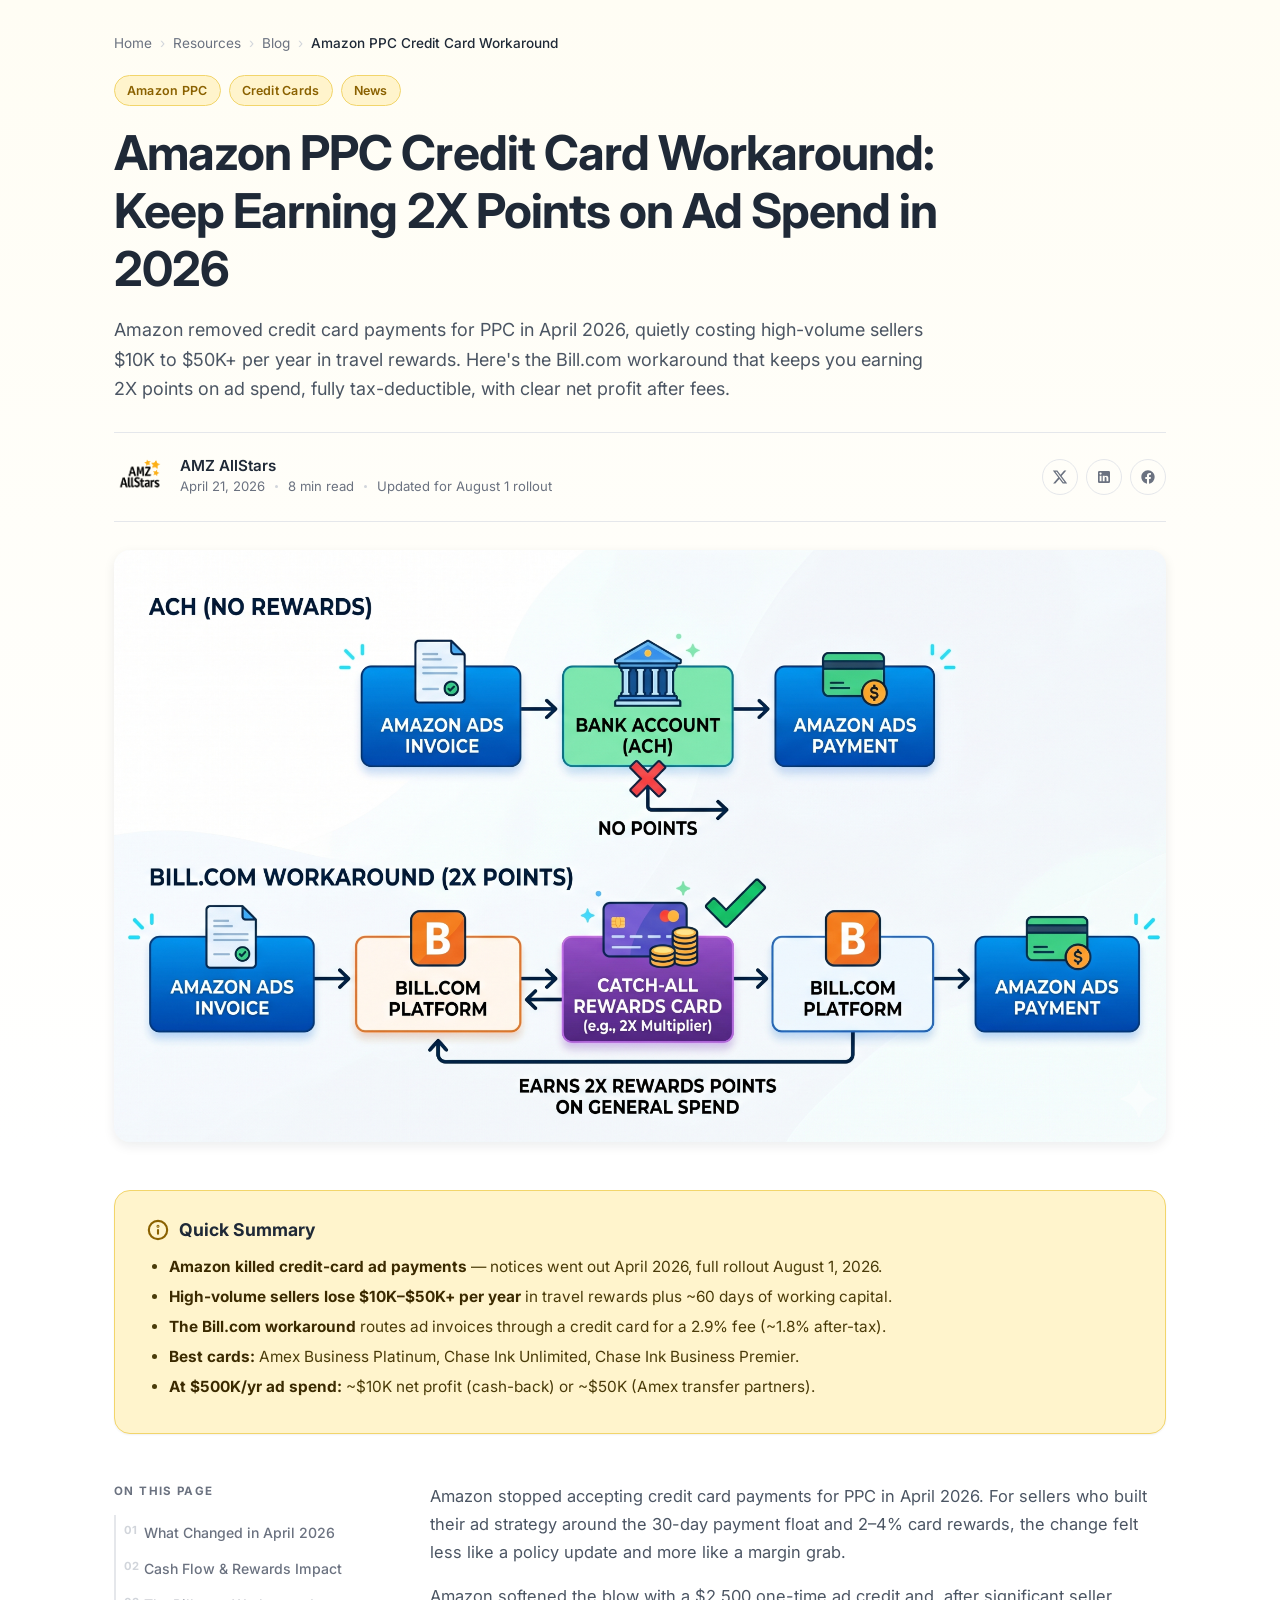
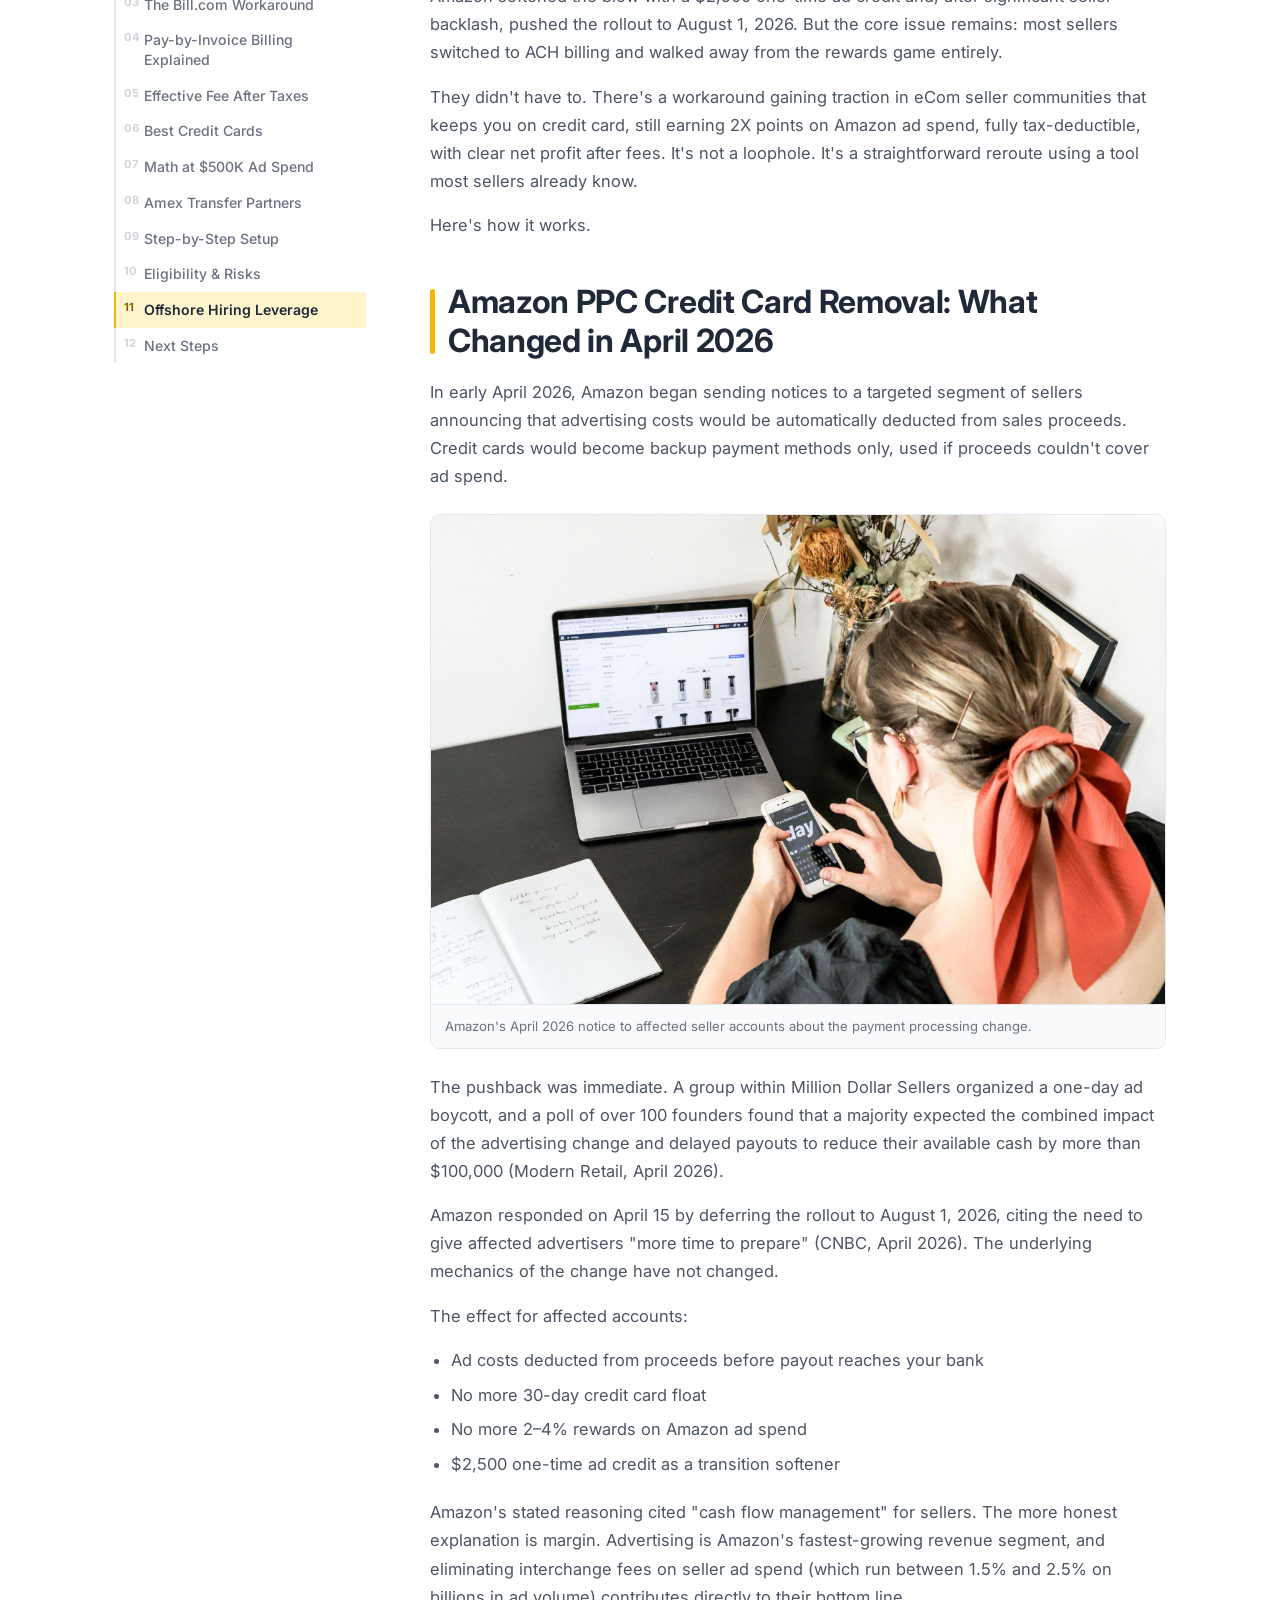
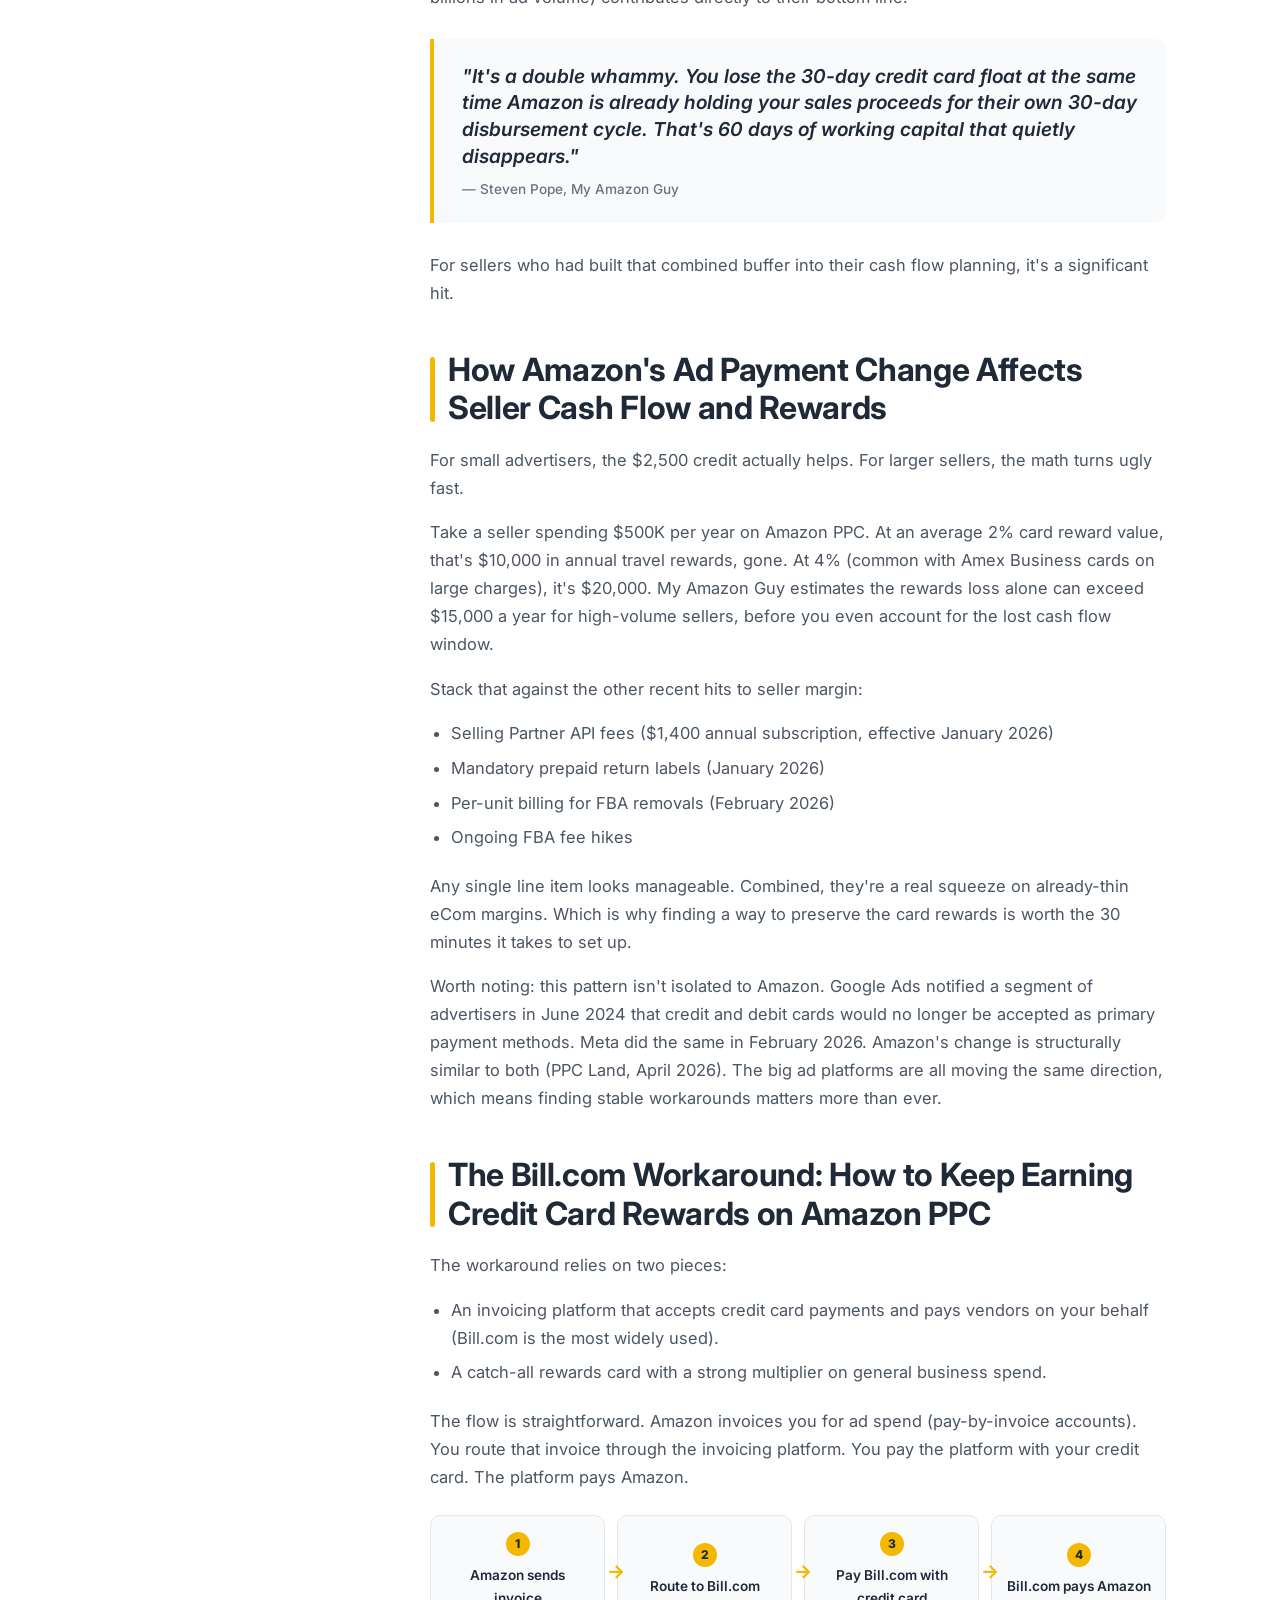
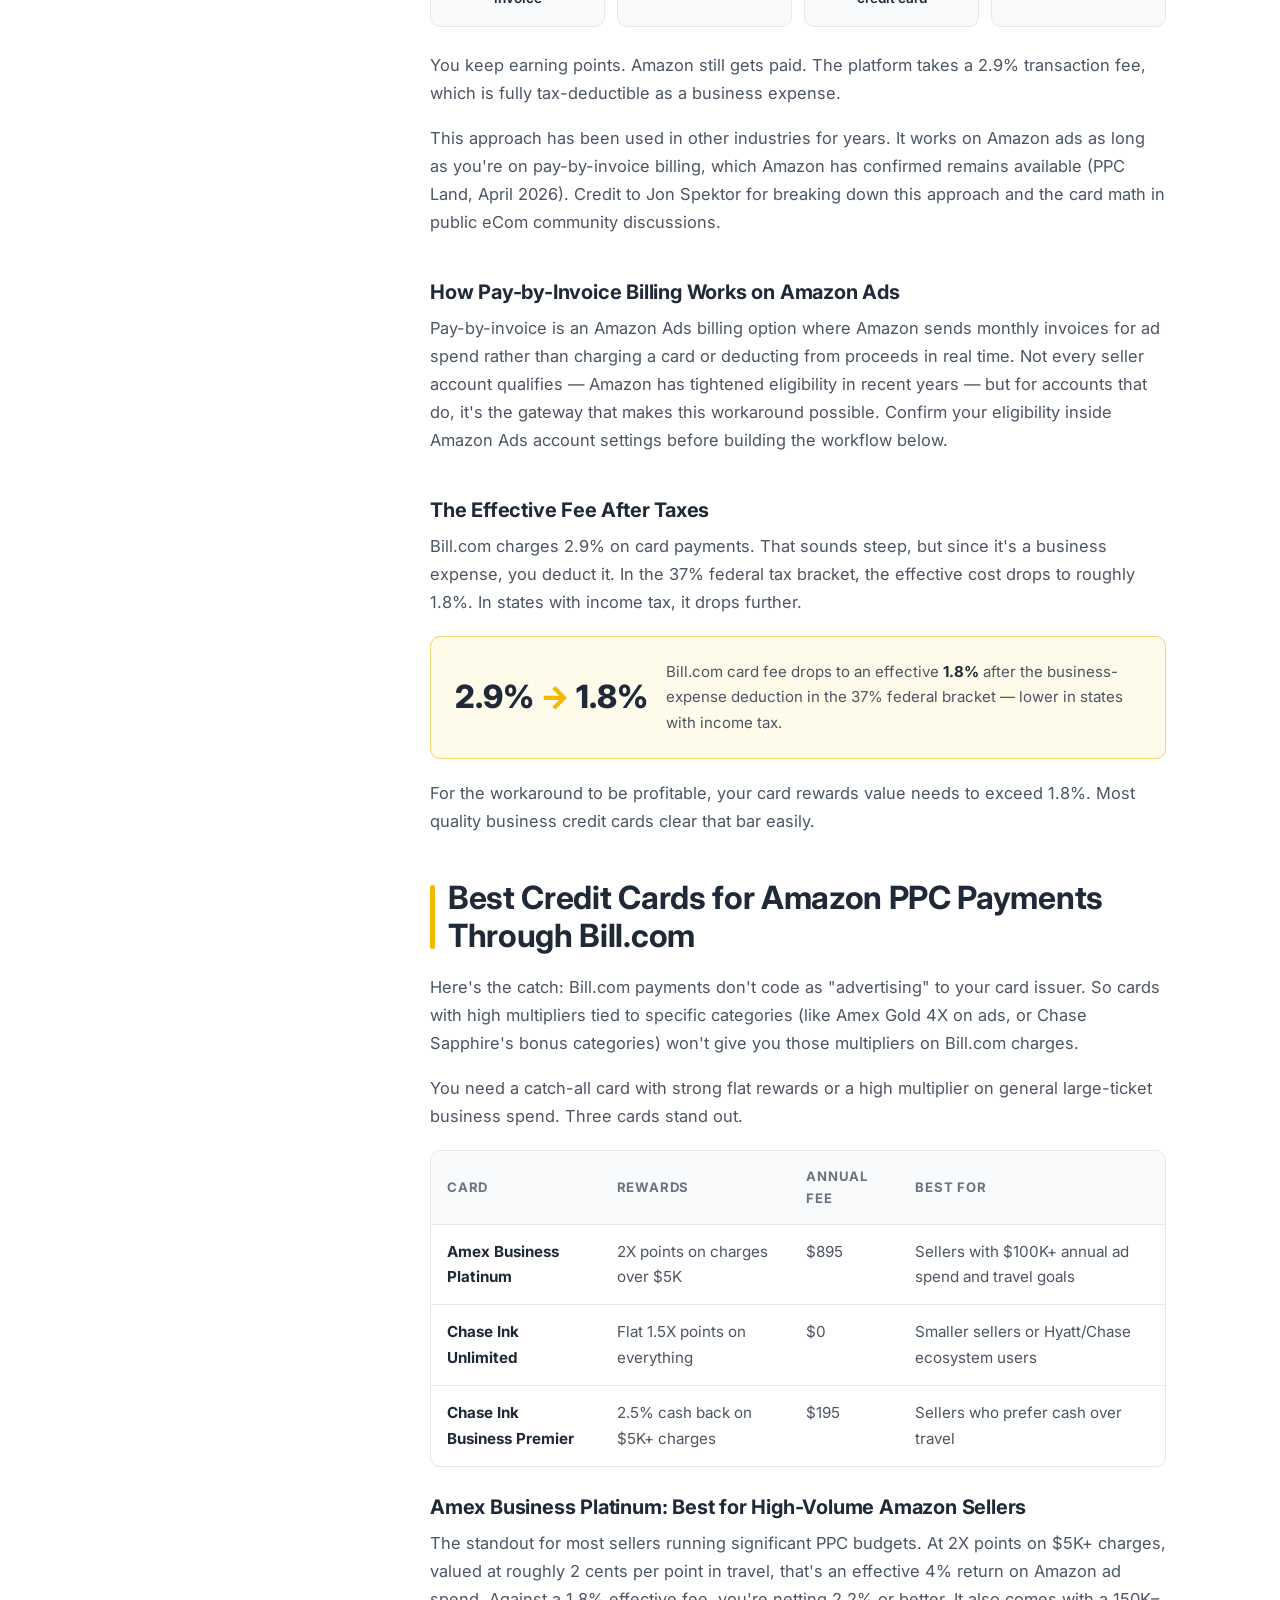
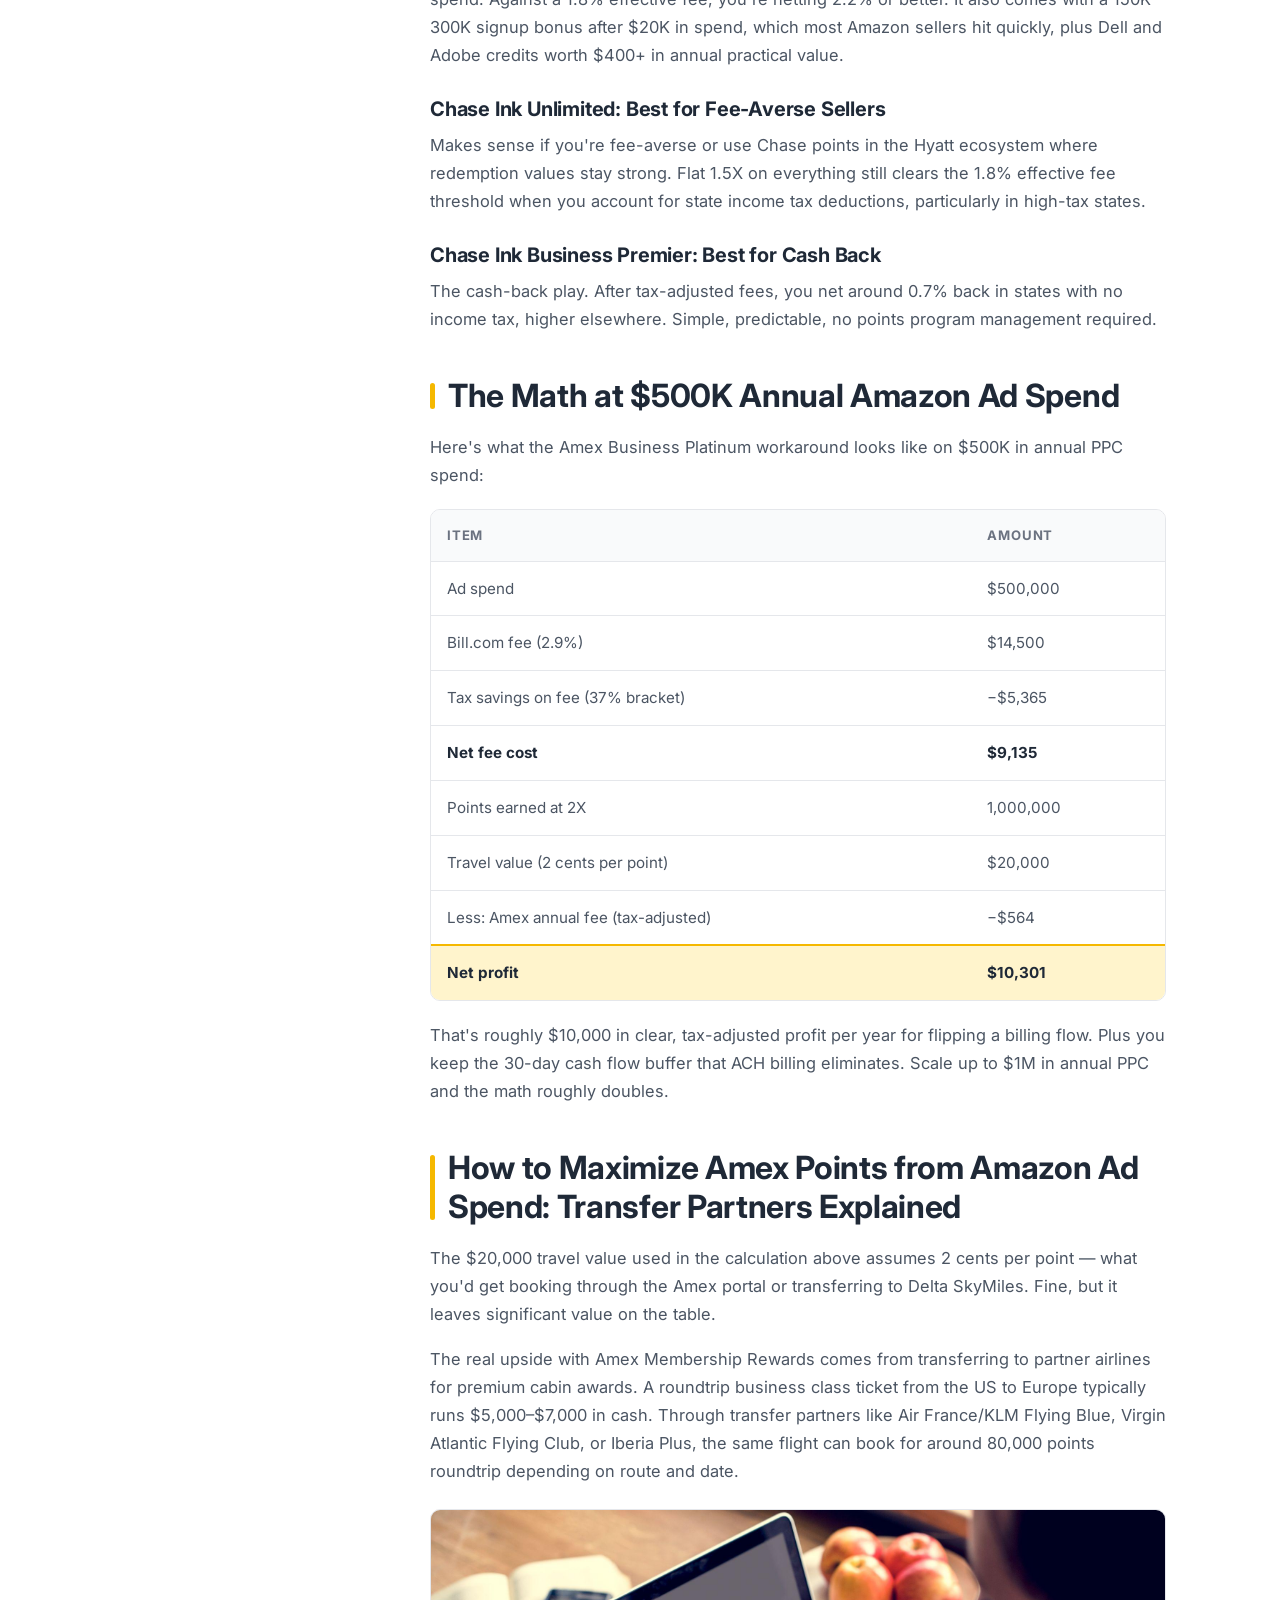
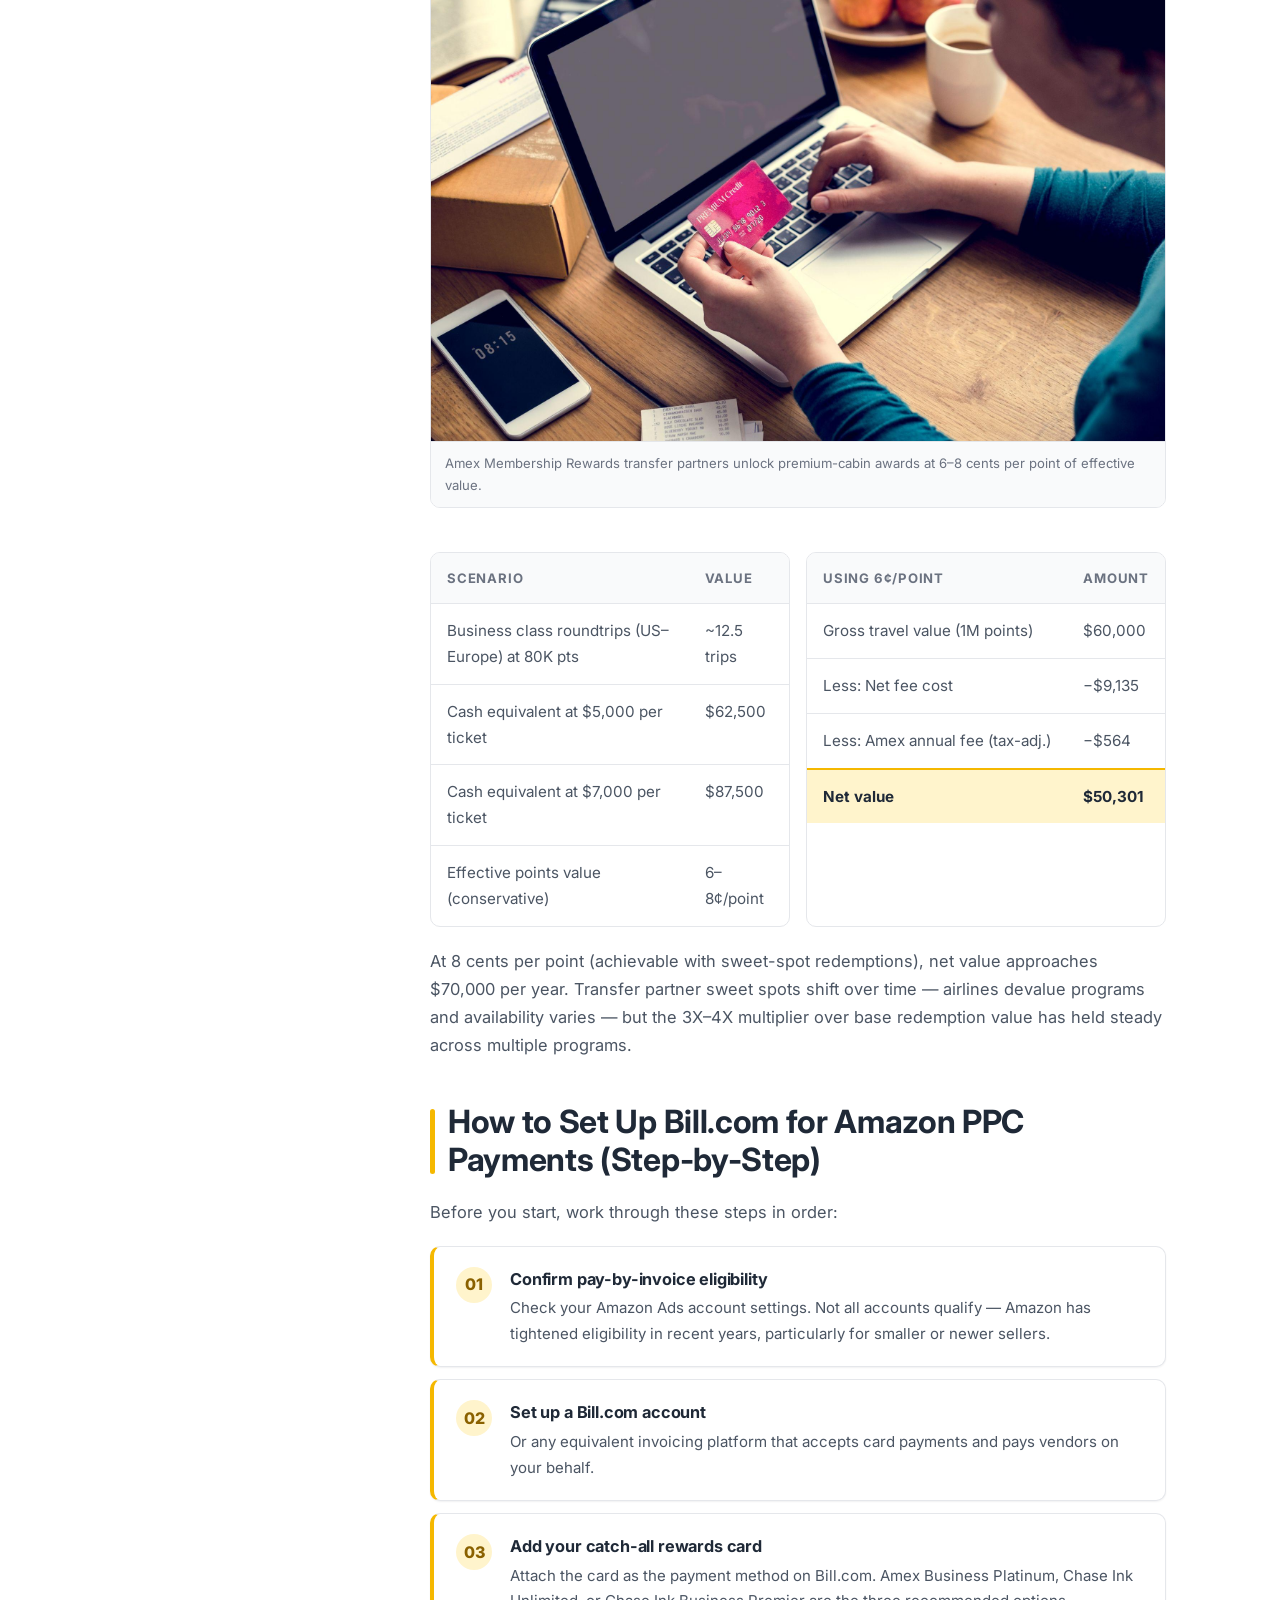
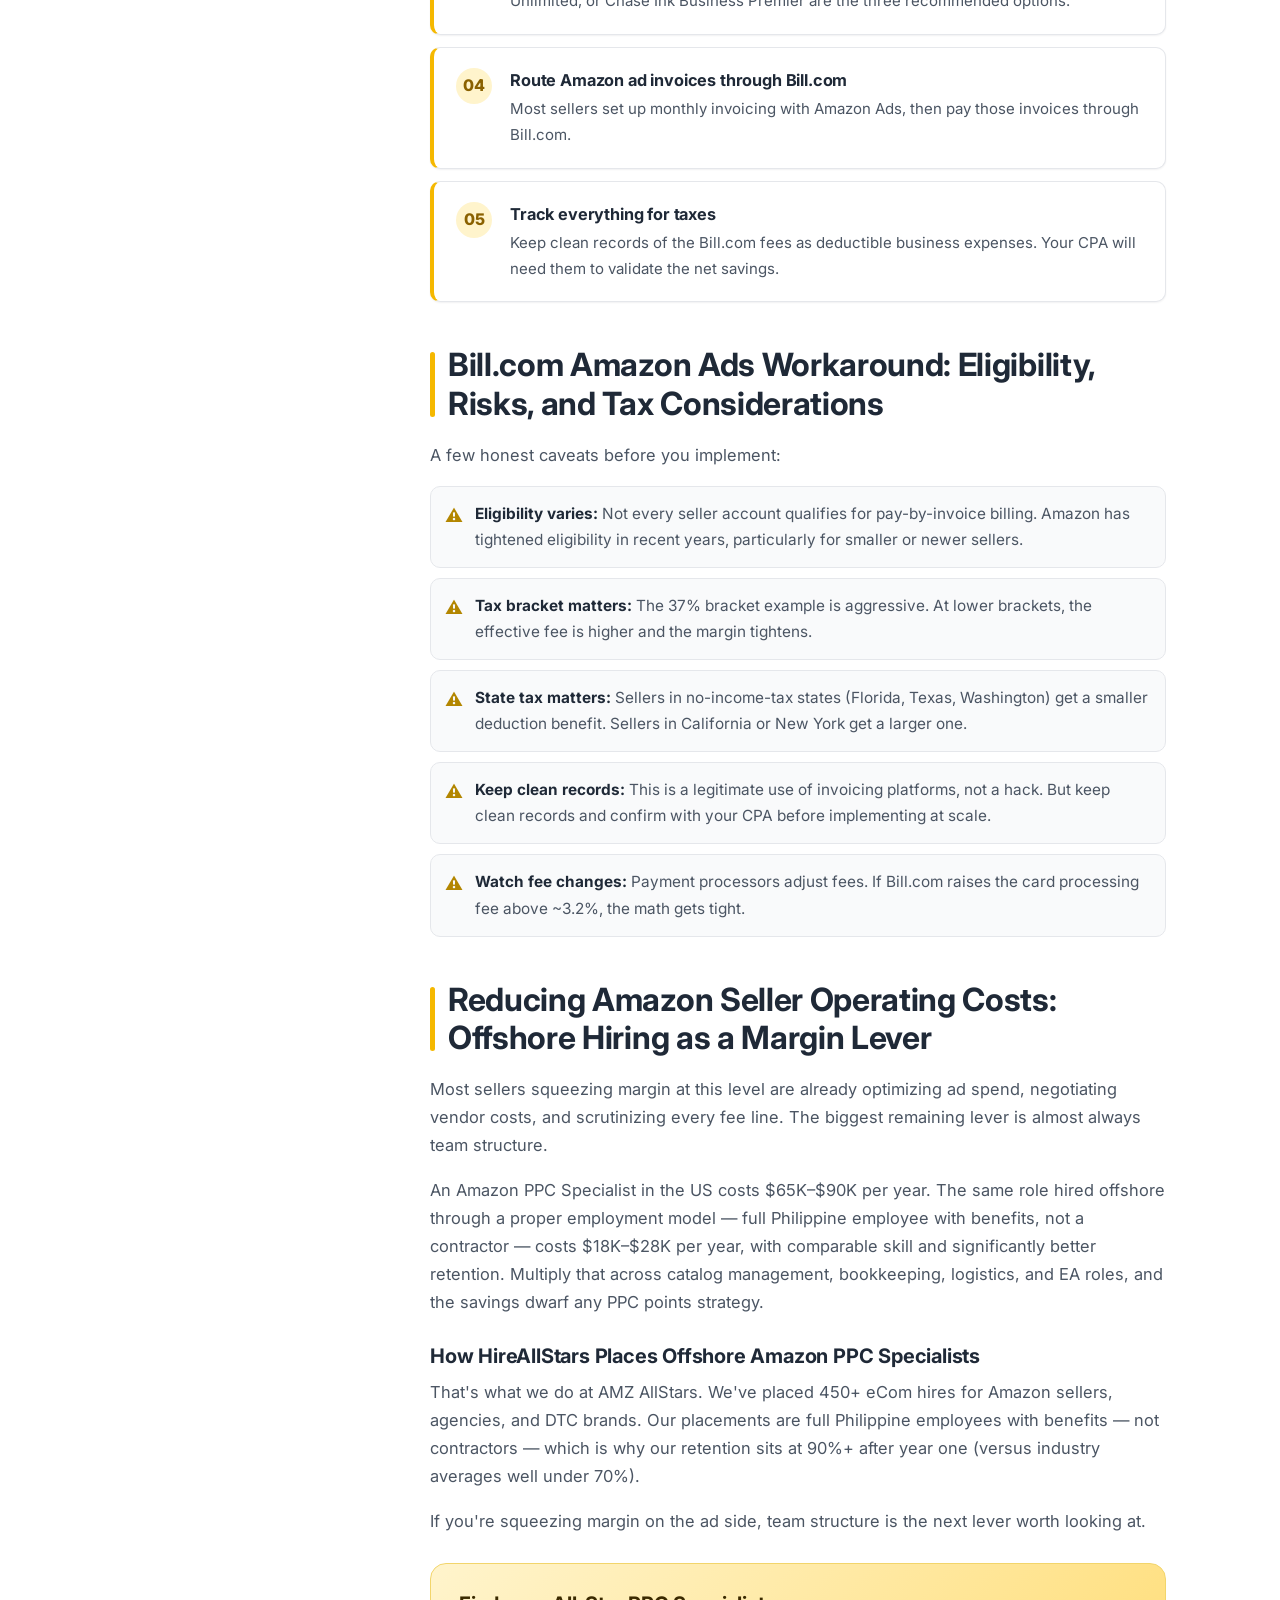
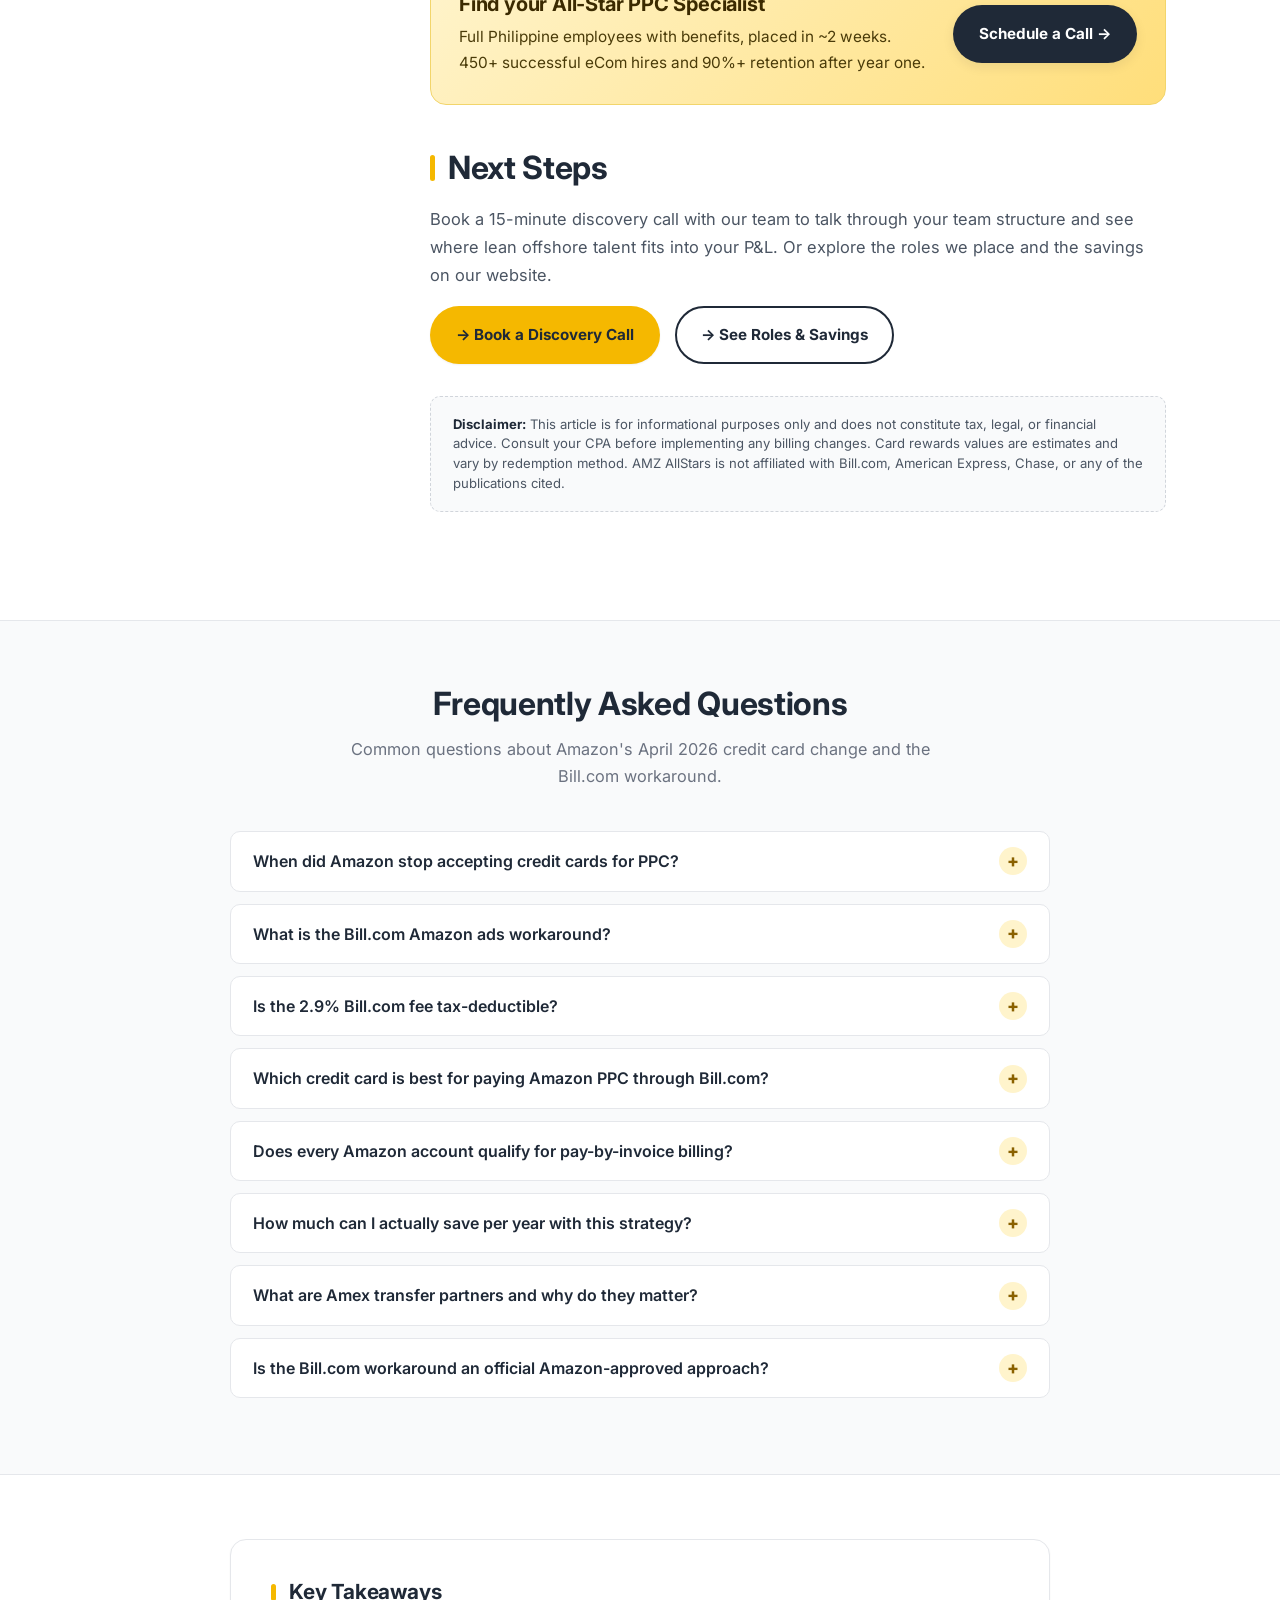
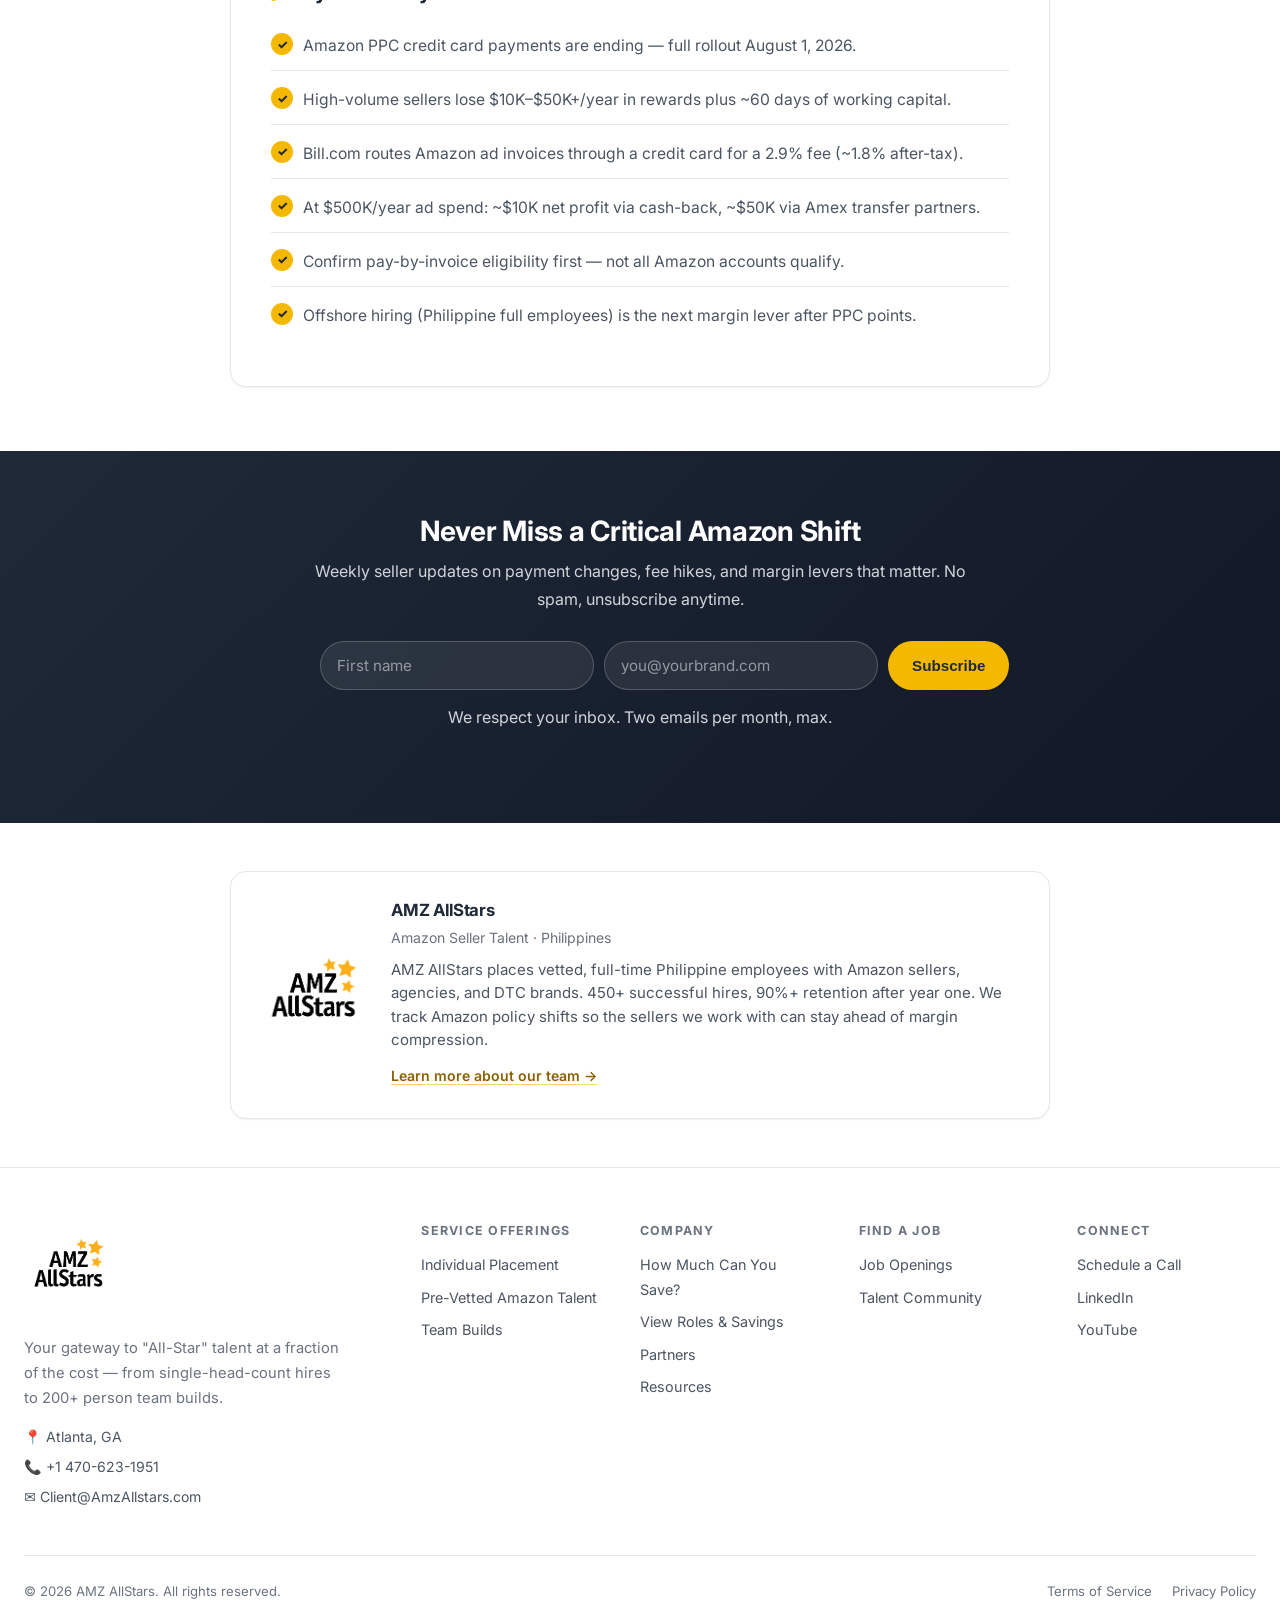
<file: index.html>
<!DOCTYPE html>
<html lang="en">
<head>
  <meta charset="UTF-8" />
  <meta name="viewport" content="width=device-width, initial-scale=1.0" />
  <title>Amazon PPC Credit Card Workaround (2026): Keep Earning 2X Rewards | AMZ AllStars</title>
  <meta name="description" content="Amazon killed credit card payments for PPC in April 2026. Here's the Bill.com workaround to keep earning 2X points on ad spend, fully tax-deductible." />
  <meta name="robots" content="index, follow" />
  <link rel="canonical" href="https://www.hireallstars.com/blog/amazon-ppc-credit-card-workaround" />

  <!-- Open Graph -->
  <meta property="og:type" content="article" />
  <meta property="og:title" content="Amazon PPC Credit Card Workaround (2026): Keep Earning 2X Rewards on Ad Spend" />
  <meta property="og:description" content="Amazon killed credit card payments for PPC in April 2026. Here's the Bill.com workaround to keep earning 2X points on ad spend, fully tax-deductible." />
  <meta property="og:image" content="assets/image1.png" />
  <meta property="og:url" content="https://www.hireallstars.com/blog/amazon-ppc-credit-card-workaround" />
  <meta property="og:site_name" content="AMZ AllStars" />

  <!-- Twitter -->
  <meta name="twitter:card" content="summary_large_image" />
  <meta name="twitter:title" content="Amazon PPC Credit Card Workaround (2026)" />
  <meta name="twitter:description" content="Amazon killed credit card payments for PPC. Here's the Bill.com workaround that keeps you earning 2X points on ad spend." />
  <meta name="twitter:image" content="assets/image1.png" />

  <!-- Fonts -->
  <link rel="preconnect" href="https://fonts.googleapis.com" />
  <link rel="preconnect" href="https://fonts.gstatic.com" crossorigin />
  <link href="https://fonts.googleapis.com/css2?family=Inter:wght@400;500;600;700;800&display=swap" rel="stylesheet" />

  <link rel="stylesheet" href="styles.css" />

  <!-- Article schema -->
  <script type="application/ld+json">
  {
    "@context": "https://schema.org",
    "@type": "Article",
    "headline": "Amazon PPC Credit Card Workaround: Keep Earning 2X Points on Ad Spend in 2026",
    "description": "Amazon killed credit card payments for PPC in April 2026. Here's the Bill.com workaround to keep earning 2X points on ad spend, fully tax-deductible.",
    "image": "assets/image1.png",
    "datePublished": "2026-04-21",
    "dateModified": "2026-04-21",
    "author": {
      "@type": "Organization",
      "name": "AMZ AllStars",
      "url": "https://www.hireallstars.com/"
    },
    "publisher": {
      "@type": "Organization",
      "name": "AMZ AllStars",
      "logo": {
        "@type": "ImageObject",
        "url": "https://www.hireallstars.com/logo.png"
      }
    }
  }
  </script>

  <!-- FAQ schema -->
  <script type="application/ld+json">
  {
    "@context": "https://schema.org",
    "@type": "FAQPage",
    "mainEntity": [
      {
        "@type": "Question",
        "name": "When did Amazon stop accepting credit cards for PPC?",
        "acceptedAnswer": {
          "@type": "Answer",
          "text": "Amazon began sending notices in early April 2026 and originally scheduled the change for April 15. After significant seller backlash, Amazon deferred the full rollout to August 1, 2026. Credit cards are now backup-only on affected accounts — ad costs are deducted from seller proceeds before payout."
        }
      },
      {
        "@type": "Question",
        "name": "What is the Bill.com Amazon ads workaround?",
        "acceptedAnswer": {
          "@type": "Answer",
          "text": "The workaround routes your Amazon Ads pay-by-invoice bill through Bill.com, which accepts credit card payments and pays Amazon on your behalf. You keep earning card rewards on ad spend, Bill.com takes a 2.9% transaction fee (fully tax-deductible), and Amazon still gets paid."
        }
      },
      {
        "@type": "Question",
        "name": "Is the 2.9% Bill.com fee tax-deductible?",
        "acceptedAnswer": {
          "@type": "Answer",
          "text": "Yes. The Bill.com transaction fee is a legitimate business expense. In the 37% federal tax bracket the effective cost drops to roughly 1.8%, and it drops further in states with income tax. As long as your card rewards value exceeds that effective rate, the workaround is profitable."
        }
      },
      {
        "@type": "Question",
        "name": "Which credit card is best for paying Amazon PPC through Bill.com?",
        "acceptedAnswer": {
          "@type": "Answer",
          "text": "Three cards stand out. Amex Business Platinum (2X points on $5K+ charges, $895 fee) is best for high-volume sellers targeting travel. Chase Ink Unlimited (flat 1.5X, $0 fee) is best for fee-averse sellers. Chase Ink Business Premier (2.5% cash back on $5K+ charges, $195 fee) is best for sellers who prefer cash over points."
        }
      },
      {
        "@type": "Question",
        "name": "Does every Amazon account qualify for pay-by-invoice billing?",
        "acceptedAnswer": {
          "@type": "Answer",
          "text": "No. Amazon has tightened pay-by-invoice eligibility in recent years, particularly for smaller or newer sellers. Confirm eligibility inside Amazon Ads account settings before setting up the Bill.com workflow. Pay-by-invoice remains available for qualifying accounts per Amazon's April 2026 communication."
        }
      },
      {
        "@type": "Question",
        "name": "How much can I actually save per year with this strategy?",
        "acceptedAnswer": {
          "@type": "Answer",
          "text": "At $500K annual Amazon ad spend using the Amex Business Platinum: roughly $10,301 in net cash-equivalent profit after fees and taxes. If you redeem via Amex transfer partners for premium-cabin awards at a conservative 6 cents per point, net value climbs to approximately $50,301 per year. Scale up to $1M ad spend and the math roughly doubles."
        }
      },
      {
        "@type": "Question",
        "name": "What are Amex transfer partners and why do they matter?",
        "acceptedAnswer": {
          "@type": "Answer",
          "text": "Amex Membership Rewards points can transfer to airline partners like Air France/KLM Flying Blue, Virgin Atlantic, and Iberia Plus. Premium-cabin awards book for around 80,000 points roundtrip on routes that cost $5,000–$7,000 in cash — yielding 6–8 cents per point in effective value versus 2 cents from the Amex portal."
        }
      },
      {
        "@type": "Question",
        "name": "Is the Bill.com workaround an official Amazon-approved approach?",
        "acceptedAnswer": {
          "@type": "Answer",
          "text": "It's not a hack. Bill.com is a standard invoicing platform used across industries. The workaround relies on Amazon Ads' pay-by-invoice billing, which Amazon confirmed remains available. Keep clean tax records and consult your CPA before implementing at scale."
        }
      }
    ]
  }
  </script>
</head>
<style>
  /* ------------------------------------------------------------------
   AMZ AllStars — Blog Article: Amazon PPC Credit Card Workaround
   ------------------------------------------------------------------ */

:root {
  --brand-yellow: #F5B800;
  --brand-yellow-hover: #FFC826;
  --brand-yellow-soft: #FFF4CC;
  --brand-yellow-border: #F2D56B;
  --text: #1F2937;
  --text-muted: #6B7280;
  --text-soft: #4B5563;
  --bg: #FFFFFF;
  --bg-alt: #F9FAFB;
  --bg-accent: #FFFBEB;
  --border: #E5E7EB;
  --border-strong: #D1D5DB;
  --success: #10B981;
  --danger: #EF4444;
  --shadow-sm: 0 1px 2px rgba(17, 24, 39, 0.06);
  --shadow-md: 0 4px 12px rgba(17, 24, 39, 0.08);
  --shadow-lg: 0 12px 28px rgba(17, 24, 39, 0.10);
  --radius-sm: 6px;
  --radius-md: 10px;
  --radius-lg: 16px;
  --radius-xl: 24px;
  --container: 1280px;
  --font-body: "Inter", -apple-system, BlinkMacSystemFont, "Segoe UI", system-ui, sans-serif;
  --font-head: "Inter", -apple-system, BlinkMacSystemFont, "Segoe UI", system-ui, sans-serif;
}

*, *::before, *::after { box-sizing: border-box; }

html { scroll-behavior: smooth; }

body {
  margin: 0;
  font-family: var(--font-body);
  font-size: 17px;
  line-height: 1.7;
  color: var(--text);
  background: var(--bg);
  -webkit-font-smoothing: antialiased;
  -moz-osx-font-smoothing: grayscale;
}

img { max-width: 100%; height: auto; display: block; }

a { color: inherit; text-decoration: none; }
a:hover { color: #B38600; }

h1, h2, h3, h4 {
  font-family: var(--font-head);
  color: var(--text);
  line-height: 1.2;
  margin: 0 0 .5em;
  font-weight: 700;
  letter-spacing: -0.01em;
}

h1 { font-size: clamp(2rem, 4vw, 3rem); letter-spacing: -0.02em; }
h2 { font-size: clamp(1.5rem, 2.5vw, 2rem); scroll-margin-top: 24px; }
h3 { font-size: 1.25rem; scroll-margin-top: 24px; }

p { margin: 0 0 1em; }

ul, ol { margin: 0 0 1.25em; padding-left: 1.25em; }
li { margin-bottom: .4em; }

/* ---------- Layout ---------- */
.container { max-width: var(--container); margin: 0 auto; padding: 0 24px; }
.container-narrow { max-width: 1100px; margin: 0 auto; padding: 0 24px; }

/* ---------- Top Nav ---------- */
.site-header {
  position: sticky;
  top: 0;
  z-index: 50;
  background: rgba(255,255,255,0.95);
  backdrop-filter: saturate(180%) blur(8px);
  border-bottom: 1px solid var(--border);
}
.nav {
  display: flex;
  align-items: center;
  justify-content: space-between;
  padding: 14px 24px;
  max-width: var(--container);
  margin: 0 auto;
}
.brand {
  display: flex;
  align-items: center;
  gap: 10px;
  font-weight: 800;
  font-size: 1.15rem;
  letter-spacing: -0.01em;
  color: var(--text);
}
.brand-star {
  display: inline-grid;
  place-items: center;
  width: 34px;
  height: 34px;
  background: var(--brand-yellow);
  border-radius: 8px;
  box-shadow: var(--shadow-sm);
}
.brand-star svg { width: 20px; height: 20px; }
.brand-name { line-height: 1; }
.brand-sub { font-size: .7rem; color: var(--text-muted); font-weight: 500; display: block; margin-top: 2px; letter-spacing: 0.02em; }

.nav-links {
  display: flex;
  align-items: center;
  gap: 28px;
  font-size: .94rem;
  font-weight: 500;
  list-style: none;
  margin: 0;
  padding: 0;
}
.nav-links a { color: var(--text-soft); transition: color .15s; }
.nav-links a:hover { color: var(--text); }

.nav-cta {
  display: inline-flex;
  align-items: center;
  gap: 6px;
  padding: 10px 18px;
  background: var(--brand-yellow);
  color: var(--text);
  border-radius: 999px;
  font-weight: 700;
  font-size: .9rem;
  box-shadow: var(--shadow-sm);
  transition: background .15s, transform .15s;
}
.nav-cta:hover { background: var(--brand-yellow-hover); color: var(--text); transform: translateY(-1px); }

.nav-toggle { display: none; background: none; border: 0; cursor: pointer; padding: 8px; }
.nav-toggle svg { width: 24px; height: 24px; }

/* ---------- Article Hero ---------- */
.article-hero {
  padding: 32px 0 12px;
  background: linear-gradient(180deg, #FFFDF4 0%, #FFFFFF 100%);
}
.breadcrumb {
  display: flex;
  gap: 8px;
  font-size: .85rem;
  color: var(--text-muted);
  flex-wrap: wrap;
  margin-bottom: 20px;
}
.breadcrumb a:hover { color: var(--text); }
.breadcrumb .sep { color: var(--border-strong); }
.breadcrumb .current { color: var(--text); font-weight: 500; }

.tags { display: flex; gap: 8px; flex-wrap: wrap; margin-bottom: 18px; }
.tag {
  display: inline-block;
  padding: 4px 12px;
  font-size: .78rem;
  font-weight: 600;
  border-radius: 999px;
  background: var(--brand-yellow-soft);
  color: #8A6100;
  border: 1px solid var(--brand-yellow-border);
  letter-spacing: .02em;
}

.article-title {
  max-width: 920px;
  margin-bottom: 18px;
}
.article-lead {
  max-width: 820px;
  font-size: 1.125rem;
  color: var(--text-soft);
  line-height: 1.65;
  margin-bottom: 28px;
}

.byline {
  display: flex;
  align-items: center;
  gap: 14px;
  flex-wrap: wrap;
  padding: 18px 0;
  border-top: 1px solid var(--border);
  border-bottom: 1px solid var(--border);
  margin-bottom: 28px;
}
.avatar {
  width: 52px; height: 52px;
  display: grid; place-items: center;
  flex-shrink: 0;
  overflow: hidden;
}
.avatar img { width: 100%; height: 100%; object-fit: contain; }
.byline-author { font-weight: 600; line-height: 1.2; font-size: .95rem; }
.byline-meta { font-size: .82rem; color: var(--text-muted); display: flex; gap: 10px; align-items: center; flex-wrap: wrap; }
.byline-meta .dot { width: 3px; height: 3px; border-radius: 50%; background: var(--border-strong); }
.byline-spacer { flex: 1; min-width: 20px; }
.share { display: flex; gap: 8px; }
.share a {
  display: grid; place-items: center;
  width: 36px; height: 36px;
  border-radius: 50%;
  border: 1px solid var(--border);
  color: var(--text-muted);
  transition: all .15s;
}
.share a:hover { background: var(--text); color: #fff; border-color: var(--text); }
.share svg { width: 16px; height: 16px; }

.hero-image {
  margin: 8px 0 0;
  border-radius: var(--radius-lg);
  overflow: hidden;
  box-shadow: var(--shadow-md);
  aspect-ratio: 16/9;
  background: var(--bg-alt);
}
.hero-image img { width: 100%; height: 100%; object-fit: cover; }

/* ---------- Quick Summary Callout ---------- */
.summary-card {
  margin: 36px 0 0;
  background: var(--brand-yellow-soft);
  border: 1px solid var(--brand-yellow-border);
  border-radius: var(--radius-lg);
  padding: 28px 32px;
  box-shadow: var(--shadow-sm);
}
.summary-card h2 {
  font-size: 1.1rem;
  margin: 0 0 14px;
  display: flex; align-items: center; gap: 10px;
  letter-spacing: 0;
}
.summary-card h2 svg { width: 22px; height: 22px; color: #8A6100; }
.summary-card ul { margin: 0; padding-left: 22px; }
.summary-card li { color: #4A3B09; font-size: .96rem; line-height: 1.55; }
.summary-card strong { color: #3B2A00; }

/* ---------- Two-column layout: TOC + Article ---------- */
.article-wrap {
  display: grid;
  grid-template-columns: 260px 1fr;
  gap: 56px;
  padding: 48px 0 64px;
  align-items: start;
}

/* ---------- Sticky TOC ---------- */
.toc {
  position: sticky;
  top: 24px;
  max-height: calc(100vh - 48px);
  overflow-y: auto;
  font-size: .88rem;
  padding-right: 8px;
}
.toc-title {
  font-size: .72rem;
  font-weight: 700;
  text-transform: uppercase;
  letter-spacing: .12em;
  color: var(--text-muted);
  margin-bottom: 14px;
}
.toc ol { list-style: none; margin: 0; padding: 0; counter-reset: toc; }
.toc li { margin: 0; counter-increment: toc; }
.toc a {
  display: block;
  padding: 8px 12px 8px 28px;
  color: var(--text-muted);
  border-left: 2px solid var(--border);
  line-height: 1.4;
  font-weight: 500;
  position: relative;
  transition: all .15s;
}
.toc a::before {
  content: counter(toc, decimal-leading-zero);
  position: absolute;
  left: 8px; top: 8px;
  font-size: .7rem;
  color: var(--border-strong);
  font-weight: 700;
  transition: color .15s;
}
.toc a:hover { color: var(--text); background: var(--bg-alt); border-left-color: var(--brand-yellow-border); }
.toc a.active {
  color: var(--text);
  background: var(--brand-yellow-soft);
  border-left-color: var(--brand-yellow);
  font-weight: 600;
}
.toc a.active::before { color: #8A6100; }

/* ---------- Article Body ---------- */
.article-body {
  max-width: 760px;
  font-size: 1.03rem;
}
.article-body > section { margin-bottom: 44px; }
.article-body h2 {
  position: relative;
  padding-left: 18px;
  margin-top: 0;
  margin-bottom: 18px;
}
.article-body h2::before {
  content: "";
  position: absolute;
  left: 0; top: 6px; bottom: 6px;
  width: 5px;
  border-radius: 4px;
  background: var(--brand-yellow);
}
.article-body h3 { margin-top: 28px; margin-bottom: 10px; }
.article-body p { color: var(--text-soft); }
.article-body strong { color: var(--text); font-weight: 700; }
.article-body ul, .article-body ol { color: var(--text-soft); }

.inline-image {
  margin: 24px 0;
  border-radius: var(--radius-md);
  overflow: hidden;
  border: 1px solid var(--border);
}
.inline-image img { width: 100%; }
.img-caption { font-size: .82rem; color: var(--text-muted); padding: 10px 14px; background: var(--bg-alt); border-top: 1px solid var(--border); }

/* Pull quote */
.pullquote {
  margin: 28px 0;
  padding: 24px 28px;
  background: var(--bg-alt);
  border-left: 4px solid var(--brand-yellow);
  border-radius: 0 var(--radius-md) var(--radius-md) 0;
  font-size: 1.2rem;
  line-height: 1.4;
  font-weight: 600;
  color: var(--text);
  font-style: italic;
}
.pullquote cite { display: block; font-size: .85rem; font-weight: 500; color: var(--text-muted); font-style: normal; margin-top: 10px; }

/* Stat card */
.stat-card {
  margin: 20px 0;
  padding: 22px 24px;
  background: var(--bg-accent);
  border: 1px solid var(--brand-yellow-border);
  border-radius: var(--radius-md);
  display: flex;
  gap: 18px;
  align-items: center;
}
.stat-card .stat-big {
  font-size: 2rem;
  font-weight: 800;
  color: var(--text);
  line-height: 1;
  white-space: nowrap;
}
.stat-card .stat-big .arrow { color: var(--brand-yellow); margin: 0 6px; }
.stat-card .stat-caption { font-size: .94rem; color: var(--text-soft); }

/* Flow diagram */
.flow {
  display: grid;
  grid-template-columns: repeat(4, 1fr);
  gap: 12px;
  margin: 24px 0;
  align-items: stretch;
}
.flow-step {
  position: relative;
  padding: 16px 14px;
  background: var(--bg-alt);
  border: 1px solid var(--border);
  border-radius: var(--radius-md);
  text-align: center;
  font-size: .85rem;
  font-weight: 600;
  color: var(--text);
  display: flex; flex-direction: column; justify-content: center; align-items: center; gap: 8px;
}
.flow-step .flow-num {
  width: 24px; height: 24px;
  background: var(--brand-yellow);
  color: var(--text);
  border-radius: 50%;
  display: grid; place-items: center;
  font-size: .75rem; font-weight: 800;
}
.flow-step::after {
  content: "→";
  position: absolute;
  right: -12px; top: 50%;
  transform: translate(50%, -50%);
  color: var(--brand-yellow);
  font-size: 1.2rem;
  font-weight: 700;
  z-index: 2;
}
.flow-step:last-child::after { display: none; }

/* Tables */
.table-wrap {
  margin: 20px 0;
  border: 1px solid var(--border);
  border-radius: var(--radius-md);
  overflow: hidden;
  overflow-x: auto;
}
table.data {
  width: 100%;
  border-collapse: collapse;
  font-size: .95rem;
}
table.data thead {
  background: var(--bg-alt);
}
table.data th {
  text-align: left;
  padding: 14px 16px;
  font-weight: 700;
  font-size: .82rem;
  text-transform: uppercase;
  letter-spacing: .06em;
  color: var(--text-muted);
  border-bottom: 1px solid var(--border);
}
table.data td {
  padding: 14px 16px;
  border-bottom: 1px solid var(--border);
  color: var(--text-soft);
  vertical-align: top;
}
table.data tbody tr:last-child td { border-bottom: none; }
table.data tbody tr:hover td { background: var(--bg-alt); }
table.data td strong { color: var(--text); }

/* Math / total row */
table.data tr.total td {
  background: var(--brand-yellow-soft);
  font-weight: 700;
  color: var(--text);
  border-top: 2px solid var(--brand-yellow);
}

/* Two-table side-by-side */
.table-duo { display: grid; grid-template-columns: 1fr 1fr; gap: 16px; }

/* Numbered step cards */
.step-grid {
  display: grid;
  grid-template-columns: 1fr;
  gap: 12px;
  margin: 20px 0;
  counter-reset: stepnum;
}
.step-card {
  display: flex;
  gap: 18px;
  padding: 20px 22px;
  background: #fff;
  border: 1px solid var(--border);
  border-left: 4px solid var(--brand-yellow);
  border-radius: var(--radius-md);
  box-shadow: var(--shadow-sm);
  counter-increment: stepnum;
}
.step-card .step-num {
  flex-shrink: 0;
  width: 36px; height: 36px;
  background: var(--brand-yellow-soft);
  color: #8A6100;
  border-radius: 50%;
  display: grid; place-items: center;
  font-weight: 800;
  font-size: 1rem;
}
.step-card .step-num::before { content: counter(stepnum, decimal-leading-zero); }
.step-card h4 { font-size: 1.02rem; margin: 3px 0 6px; }
.step-card p { margin: 0; font-size: .94rem; color: var(--text-soft); }

/* Caveat/warning list */
.caveat-list {
  list-style: none;
  padding: 0;
  margin: 16px 0;
}
.caveat-list li {
  padding: 14px 16px 14px 44px;
  background: var(--bg-alt);
  border: 1px solid var(--border);
  border-radius: var(--radius-md);
  margin-bottom: 10px;
  position: relative;
  font-size: .96rem;
  color: var(--text-soft);
}
.caveat-list li::before {
  content: "⚠";
  position: absolute;
  left: 14px; top: 14px;
  color: #B38600;
  font-size: 1.1rem;
  font-weight: 800;
}
.caveat-list li strong { color: var(--text); display: inline; }

/* Inline CTA card (self-plug) */
.promo-card {
  margin: 28px 0;
  padding: 28px;
  background: linear-gradient(135deg, #FFF4CC 0%, #FFDE7A 100%);
  border-radius: var(--radius-lg);
  display: grid;
  grid-template-columns: 1fr auto;
  gap: 24px;
  align-items: center;
  border: 1px solid var(--brand-yellow-border);
}
.promo-card h3 { margin: 0 0 8px; font-size: 1.25rem; color: #3B2A00; }
.promo-card p { margin: 0; font-size: .96rem; color: #4A3B09; }
.btn {
  display: inline-flex;
  align-items: center;
  gap: 8px;
  padding: 14px 24px;
  border-radius: 999px;
  font-weight: 700;
  font-size: .95rem;
  transition: all .15s;
  border: 2px solid transparent;
  cursor: pointer;
  text-align: center;
  white-space: nowrap;
}
.btn-primary { background: var(--text); color: #fff; box-shadow: var(--shadow-md); }
.btn-primary:hover { background: #000; color: #fff; transform: translateY(-1px); box-shadow: var(--shadow-lg); }
.btn-yellow { background: var(--brand-yellow); color: var(--text); box-shadow: var(--shadow-sm); }
.btn-yellow:hover { background: var(--brand-yellow-hover); color: var(--text); transform: translateY(-1px); }
.btn-outline { background: transparent; color: var(--text); border-color: var(--text); }
.btn-outline:hover { background: var(--text); color: #fff; }

/* Disclaimer */
.disclaimer {
  margin: 32px 0 0;
  padding: 18px 22px;
  background: var(--bg-alt);
  border: 1px dashed var(--border-strong);
  border-radius: var(--radius-md);
  font-size: .82rem;
  color: var(--text-muted);
  line-height: 1.5;
}

/* ---------- FAQ Section ---------- */
.section-band {
  background: var(--bg-alt);
  padding: 64px 0;
  border-top: 1px solid var(--border);
  border-bottom: 1px solid var(--border);
}
.section-title {
  text-align: center;
  margin-bottom: 12px;
}
.section-subtitle {
  text-align: center;
  color: var(--text-muted);
  max-width: 640px;
  margin: 0 auto 40px;
  font-size: 1.02rem;
}
.faq-list { max-width: 820px; margin: 0 auto; }
details.faq {
  background: #fff;
  border: 1px solid var(--border);
  border-radius: var(--radius-md);
  margin-bottom: 12px;
  overflow: hidden;
  transition: border-color .15s, box-shadow .15s;
}
details.faq[open] {
  border-color: var(--brand-yellow-border);
  box-shadow: var(--shadow-sm);
}
details.faq summary {
  padding: 18px 52px 18px 22px;
  font-weight: 600;
  cursor: pointer;
  list-style: none;
  position: relative;
  color: var(--text);
  font-size: 1rem;
  line-height: 1.4;
}
details.faq summary::-webkit-details-marker { display: none; }
details.faq summary::after {
  content: "+";
  position: absolute;
  right: 22px; top: 50%;
  transform: translateY(-50%);
  width: 28px; height: 28px;
  display: grid; place-items: center;
  background: var(--brand-yellow-soft);
  color: #8A6100;
  border-radius: 50%;
  font-weight: 800;
  font-size: 1.1rem;
  transition: transform .15s, background .15s;
}
details.faq[open] summary::after { content: "−"; background: var(--brand-yellow); color: var(--text); }
details.faq summary:hover { background: var(--bg-accent); }
.faq-body { padding: 0 22px 20px; color: var(--text-soft); font-size: .96rem; line-height: 1.65; }
.faq-body p { margin: 0 0 .8em; }
.faq-body p:last-child { margin-bottom: 0; }

/* ---------- Key Takeaways ---------- */
.takeaways {
  max-width: 820px;
  margin: 0 auto;
  padding: 40px;
  background: #fff;
  border-radius: var(--radius-lg);
  border: 1px solid var(--border);
  box-shadow: var(--shadow-sm);
}
.takeaways h2 {
  font-size: 1.3rem;
  margin: 0 0 18px;
  display: flex; align-items: center; gap: 10px;
  padding-left: 18px;
  position: relative;
}
.takeaways h2::before {
  content: "";
  position: absolute;
  left: 0; top: 4px; bottom: 4px;
  width: 5px;
  border-radius: 4px;
  background: var(--brand-yellow);
}
.takeaways ul { list-style: none; padding: 0; margin: 0; }
.takeaways li {
  padding: 10px 0 10px 32px;
  border-bottom: 1px solid var(--border);
  position: relative;
  color: var(--text-soft);
  font-size: .98rem;
}
.takeaways li:last-child { border-bottom: 0; }
.takeaways li::before {
  content: "✓";
  position: absolute;
  left: 0; top: 10px;
  width: 22px; height: 22px;
  background: var(--brand-yellow);
  color: var(--text);
  border-radius: 50%;
  display: grid; place-items: center;
  font-weight: 800;
  font-size: .78rem;
}

/* ---------- Newsletter ---------- */
.newsletter {
  background: linear-gradient(135deg, #1F2937 0%, #111827 100%);
  color: #fff;
  padding: 64px 0;
}
.newsletter-inner {
  max-width: 720px;
  margin: 0 auto;
  text-align: center;
  padding: 0 24px;
}
.newsletter h2 { color: #fff; font-size: 1.75rem; margin-bottom: 10px; }
.newsletter p { color: #D1D5DB; font-size: 1rem; margin-bottom: 28px; }
.newsletter-form {
  display: grid;
  grid-template-columns: 1fr 1fr auto;
  gap: 10px;
  max-width: 640px;
  margin: 0 auto;
}
.newsletter-form input {
  padding: 14px 16px;
  border-radius: 999px;
  border: 1px solid rgba(255,255,255,0.2);
  background: rgba(255,255,255,0.08);
  color: #fff;
  font-size: .95rem;
  font-family: inherit;
}
.newsletter-form input::placeholder { color: rgba(255,255,255,0.5); }
.newsletter-form input:focus { outline: none; border-color: var(--brand-yellow); background: rgba(255,255,255,0.12); }
.newsletter-form button { border: 0; }
.newsletter-note { margin-top: 14px; font-size: .82rem; color: rgba(255,255,255,0.55); }

/* ---------- Author Bio ---------- */
.author-bio {
  max-width: 820px;
  margin: 48px auto;
  padding: 28px;
  background: #fff;
  border: 1px solid var(--border);
  border-radius: var(--radius-lg);
  display: grid;
  grid-template-columns: auto 1fr;
  gap: 22px;
  align-items: center;
  box-shadow: var(--shadow-sm);
}
.author-photo {
  width: 110px; height: 110px;
  display: grid; place-items: center;
  flex-shrink: 0;
  overflow: hidden;
}
.author-photo img { width: 100%; height: 100%; object-fit: contain; }
.author-bio h3 { margin: 0 0 6px; font-size: 1.05rem; }
.author-bio .author-role { color: var(--text-muted); font-size: .88rem; margin-bottom: 8px; }
.author-bio p { margin: 0 0 10px; color: var(--text-soft); font-size: .94rem; line-height: 1.55; }
.author-bio a { font-weight: 600; font-size: .88rem; color: #8A6100; border-bottom: 1px solid var(--brand-yellow-border); }
.author-bio a:hover { color: var(--text); border-bottom-color: var(--text); }

/* ---------- Footer ---------- */
.site-footer {
  background: #fff;
  border-top: 1px solid var(--border);
  padding: 56px 0 24px;
  color: var(--text-soft);
  font-size: .92rem;
}
.footer-grid {
  display: grid;
  grid-template-columns: 2fr 1fr 1fr 1fr 1fr;
  gap: 40px;
  margin-bottom: 40px;
}
.brand-footer { display: inline-block; }
.brand-logo { width: 90px; height: auto; display: block; }
.footer-brand p { font-size: .92rem; color: var(--text-muted); margin: 14px 0; max-width: 320px; }
.footer-contact { font-size: .88rem; }
.footer-contact div { margin-bottom: 6px; display: flex; gap: 8px; align-items: center; }
.footer-col h4 { font-size: .78rem; text-transform: uppercase; letter-spacing: .1em; color: var(--text-muted); margin-bottom: 14px; font-weight: 700; }
.footer-col ul { list-style: none; padding: 0; margin: 0; }
.footer-col li { margin-bottom: 8px; font-size: .9rem; }
.footer-col a:hover { color: var(--text); }
.footer-bottom {
  padding-top: 24px;
  border-top: 1px solid var(--border);
  display: flex;
  justify-content: space-between;
  flex-wrap: wrap;
  gap: 12px;
  font-size: .82rem;
  color: var(--text-muted);
}
.footer-bottom a { margin-left: 16px; }

/* ---------- Responsive ---------- */
@media (max-width: 1024px) {
  .article-wrap { grid-template-columns: 1fr; gap: 24px; padding: 32px 0 48px; }
  .toc {
    position: static;
    max-height: none;
    background: var(--bg-alt);
    border: 1px solid var(--border);
    border-radius: var(--radius-md);
    padding: 20px 16px;
  }
  .toc a { padding-left: 36px; }
  .footer-grid { grid-template-columns: 1fr 1fr 1fr; }
  .footer-brand { grid-column: 1 / -1; }
}

@media (max-width: 768px) {
  body { font-size: 16px; }
  .nav-links { display: none; }
  .nav-cta { padding: 8px 14px; font-size: .82rem; }
  .nav { padding: 12px 16px; }

  .container, .container-narrow { padding: 0 18px; }

  .article-hero { padding: 24px 0 8px; }
  .byline { gap: 10px; }
  .byline-spacer { display: none; }
  .share { width: 100%; }

  .flow { grid-template-columns: 1fr 1fr; }
  .flow-step::after { display: none; }
  .flow-step:nth-child(2n)::after {
    content: "↓";
    display: block;
    right: 50%; top: auto; bottom: -14px;
    transform: translate(50%, 0);
  }

  .table-duo { grid-template-columns: 1fr; }
  .promo-card { grid-template-columns: 1fr; text-align: left; }
  .newsletter-form { grid-template-columns: 1fr; }

  .summary-card, .takeaways { padding: 22px; }
  .stat-card { flex-direction: column; align-items: flex-start; gap: 8px; }

  .footer-grid { grid-template-columns: 1fr 1fr; gap: 28px; }
  .footer-brand { grid-column: 1 / -1; }
}

@media (max-width: 480px) {
  h1 { font-size: 1.6rem; }
  h2 { font-size: 1.3rem; }
  .article-body { font-size: 1rem; }
  .author-bio { grid-template-columns: 1fr; text-align: center; }
  .author-photo { margin: 0 auto; }
  .footer-grid { grid-template-columns: 1fr; }
}

@media (prefers-reduced-motion: reduce) {
  * { animation-duration: 0.01ms !important; transition-duration: 0.01ms !important; scroll-behavior: auto !important; }
}

/* Print styles */
@media print {
  .site-header, .toc, .newsletter, .site-footer, .share, .promo-card .btn { display: none; }
  .article-wrap { grid-template-columns: 1fr; }
}
</style>
<body>

<!-- ===== ARTICLE HERO ===== -->
<section class="article-hero">
  <div class="container-narrow">
    <nav class="breadcrumb" aria-label="Breadcrumb">
      <a href="#">Home</a>
      <span class="sep">›</span>
      <a href="#">Resources</a>
      <span class="sep">›</span>
      <a href="#">Blog</a>
      <span class="sep">›</span>
      <span class="current">Amazon PPC Credit Card Workaround</span>
    </nav>

    <div class="tags">
      <span class="tag">Amazon PPC</span>
      <span class="tag">Credit Cards</span>
      <span class="tag">News</span>
    </div>

    <h1 class="article-title">Amazon PPC Credit Card Workaround: Keep Earning 2X Points on Ad Spend in 2026</h1>

    <p class="article-lead">Amazon removed credit card payments for PPC in April 2026, quietly costing high-volume sellers $10K to $50K+ per year in travel rewards. Here's the Bill.com workaround that keeps you earning 2X points on ad spend, fully tax-deductible, with clear net profit after fees.</p>

    <div class="byline">
      <div class="avatar" aria-hidden="true">
        <img src="assets/logo.png" alt="" />
      </div>
      <div>
        <div class="byline-author">AMZ AllStars</div>
        <div class="byline-meta">
          <span>April 21, 2026</span>
          <span class="dot"></span>
          <span>8 min read</span>
          <span class="dot"></span>
          <span>Updated for August 1 rollout</span>
        </div>
      </div>
      <div class="byline-spacer"></div>
      <div class="share" aria-label="Share">
        <a href="#" aria-label="Share on X">
          <svg viewBox="0 0 24 24" fill="currentColor"><path d="M18.244 2.25h3.308l-7.227 8.26 8.502 11.24H16.17l-5.214-6.817L4.99 21.75H1.68l7.73-8.835L1.254 2.25H8.08l4.713 6.231zm-1.161 17.52h1.833L7.084 4.126H5.117z"/></svg>
        </a>
        <a href="#" aria-label="Share on LinkedIn">
          <svg viewBox="0 0 24 24" fill="currentColor"><path d="M19 3A2 2 0 0 1 21 5v14a2 2 0 0 1-2 2H5a2 2 0 0 1-2-2V5a2 2 0 0 1 2-2h14m-.5 15.5v-5.3a3.26 3.26 0 0 0-3.26-3.26c-.85 0-1.84.52-2.32 1.3v-1.11h-2.79v8.37h2.79v-4.93c0-.77.62-1.4 1.39-1.4a1.4 1.4 0 0 1 1.4 1.4v4.93zM6.88 8.56a1.68 1.68 0 0 0 1.68-1.68c0-.93-.75-1.69-1.68-1.69a1.69 1.69 0 0 0-1.69 1.69c0 .93.76 1.68 1.69 1.68m1.39 9.94v-8.37H5.5v8.37z"/></svg>
        </a>
        <a href="#" aria-label="Share on Facebook">
          <svg viewBox="0 0 24 24" fill="currentColor"><path d="M12 2.04c-5.5 0-10 4.49-10 10.02 0 5 3.66 9.15 8.44 9.9v-7H7.9v-2.9h2.54V9.85c0-2.51 1.49-3.89 3.78-3.89 1.09 0 2.23.19 2.23.19v2.47h-1.26c-1.24 0-1.63.77-1.63 1.56v1.88h2.78l-.45 2.9h-2.33v7a10 10 0 0 0 8.44-9.9c0-5.53-4.5-10.02-10-10.02z"/></svg>
        </a>
      </div>
    </div>

    <div class="hero-image">
      <img src="assets/image1.png" alt="Amazon PPC credit card payment change — illustrated impact on seller cash flow and rewards" />
    </div>
  </div>
</section>

<!-- ===== MAIN CONTENT ===== -->
<div class="container-narrow">

  <!-- Quick Summary -->
  <aside class="summary-card" aria-labelledby="summary-title">
    <h2 id="summary-title">
      <svg viewBox="0 0 24 24" fill="none" stroke="currentColor" stroke-width="2.3" stroke-linecap="round" stroke-linejoin="round"><circle cx="12" cy="12" r="10"/><path d="M12 16v-4"/><circle cx="12" cy="8" r="0.5" fill="currentColor"/></svg>
      Quick Summary
    </h2>
    <ul>
      <li><strong>Amazon killed credit-card ad payments</strong> — notices went out April 2026, full rollout August 1, 2026.</li>
      <li><strong>High-volume sellers lose $10K–$50K+ per year</strong> in travel rewards plus ~60 days of working capital.</li>
      <li><strong>The Bill.com workaround</strong> routes ad invoices through a credit card for a 2.9% fee (~1.8% after-tax).</li>
      <li><strong>Best cards:</strong> Amex Business Platinum, Chase Ink Unlimited, Chase Ink Business Premier.</li>
      <li><strong>At $500K/yr ad spend:</strong> ~$10K net profit (cash-back) or ~$50K (Amex transfer partners).</li>
    </ul>
  </aside>

  <!-- Two-column layout -->
  <div class="article-wrap">

    <!-- STICKY TOC -->
    <aside class="toc" aria-label="Table of contents">
      <div class="toc-title">On This Page</div>
      <ol>
        <li><a href="#what-changed">What Changed in April 2026</a></li>
        <li><a href="#cash-flow">Cash Flow &amp; Rewards Impact</a></li>
        <li><a href="#workaround">The Bill.com Workaround</a></li>
        <li><a href="#pay-by-invoice">Pay-by-Invoice Billing Explained</a></li>
        <li><a href="#effective-fee">Effective Fee After Taxes</a></li>
        <li><a href="#best-cards">Best Credit Cards</a></li>
        <li><a href="#math-500k">Math at $500K Ad Spend</a></li>
        <li><a href="#transfer-partners">Amex Transfer Partners</a></li>
        <li><a href="#setup">Step-by-Step Setup</a></li>
        <li><a href="#risks">Eligibility &amp; Risks</a></li>
        <li><a href="#offshore">Offshore Hiring Leverage</a></li>
        <li><a href="#next-steps">Next Steps</a></li>
      </ol>
    </aside>

    <!-- ARTICLE BODY -->
    <article class="article-body">

      <section id="intro">
        <p>Amazon stopped accepting credit card payments for PPC in April 2026. For sellers who built their ad strategy around the 30-day payment float and 2–4% card rewards, the change felt less like a policy update and more like a margin grab.</p>
        <p>Amazon softened the blow with a $2,500 one-time ad credit and, after significant seller backlash, pushed the rollout to August 1, 2026. But the core issue remains: most sellers switched to ACH billing and walked away from the rewards game entirely.</p>
        <p>They didn't have to. There's a workaround gaining traction in eCom seller communities that keeps you on credit card, still earning 2X points on Amazon ad spend, fully tax-deductible, with clear net profit after fees. It's not a loophole. It's a straightforward reroute using a tool most sellers already know.</p>
        <p>Here's how it works.</p>
      </section>

      <section id="what-changed">
        <h2>Amazon PPC Credit Card Removal: What Changed in April 2026</h2>
        <p>In early April 2026, Amazon began sending notices to a targeted segment of sellers announcing that advertising costs would be automatically deducted from sales proceeds. Credit cards would become backup payment methods only, used if proceeds couldn't cover ad spend.</p>

        <figure class="inline-image">
          <img src="assets/image2.jpg" alt="Amazon Ads billing change notification shown to affected seller accounts" loading="lazy" />
          <figcaption class="img-caption">Amazon's April 2026 notice to affected seller accounts about the payment processing change.</figcaption>
        </figure>

        <p>The pushback was immediate. A group within Million Dollar Sellers organized a one-day ad boycott, and a poll of over 100 founders found that a majority expected the combined impact of the advertising change and delayed payouts to reduce their available cash by more than $100,000 (Modern Retail, April 2026).</p>
        <p>Amazon responded on April 15 by deferring the rollout to August 1, 2026, citing the need to give affected advertisers "more time to prepare" (CNBC, April 2026). The underlying mechanics of the change have not changed.</p>
        <p>The effect for affected accounts:</p>
        <ul>
          <li>Ad costs deducted from proceeds before payout reaches your bank</li>
          <li>No more 30-day credit card float</li>
          <li>No more 2–4% rewards on Amazon ad spend</li>
          <li>$2,500 one-time ad credit as a transition softener</li>
        </ul>
        <p>Amazon's stated reasoning cited "cash flow management" for sellers. The more honest explanation is margin. Advertising is Amazon's fastest-growing revenue segment, and eliminating interchange fees on seller ad spend (which run between 1.5% and 2.5% on billions in ad volume) contributes directly to their bottom line.</p>

        <blockquote class="pullquote">
          "It's a double whammy. You lose the 30-day credit card float at the same time Amazon is already holding your sales proceeds for their own 30-day disbursement cycle. That's 60 days of working capital that quietly disappears."
          <cite>— Steven Pope, My Amazon Guy</cite>
        </blockquote>

        <p>For sellers who had built that combined buffer into their cash flow planning, it's a significant hit.</p>
      </section>

      <section id="cash-flow">
        <h2>How Amazon's Ad Payment Change Affects Seller Cash Flow and Rewards</h2>
        <p>For small advertisers, the $2,500 credit actually helps. For larger sellers, the math turns ugly fast.</p>
        <p>Take a seller spending $500K per year on Amazon PPC. At an average 2% card reward value, that's $10,000 in annual travel rewards, gone. At 4% (common with Amex Business cards on large charges), it's $20,000. My Amazon Guy estimates the rewards loss alone can exceed $15,000 a year for high-volume sellers, before you even account for the lost cash flow window.</p>
        <p>Stack that against the other recent hits to seller margin:</p>
        <ul>
          <li>Selling Partner API fees ($1,400 annual subscription, effective January 2026)</li>
          <li>Mandatory prepaid return labels (January 2026)</li>
          <li>Per-unit billing for FBA removals (February 2026)</li>
          <li>Ongoing FBA fee hikes</li>
        </ul>
        <p>Any single line item looks manageable. Combined, they're a real squeeze on already-thin eCom margins. Which is why finding a way to preserve the card rewards is worth the 30 minutes it takes to set up.</p>
        <p>Worth noting: this pattern isn't isolated to Amazon. Google Ads notified a segment of advertisers in June 2024 that credit and debit cards would no longer be accepted as primary payment methods. Meta did the same in February 2026. Amazon's change is structurally similar to both (PPC Land, April 2026). The big ad platforms are all moving the same direction, which means finding stable workarounds matters more than ever.</p>
      </section>

      <section id="workaround">
        <h2>The Bill.com Workaround: How to Keep Earning Credit Card Rewards on Amazon PPC</h2>
        <p>The workaround relies on two pieces:</p>
        <ul>
          <li>An invoicing platform that accepts credit card payments and pays vendors on your behalf (Bill.com is the most widely used).</li>
          <li>A catch-all rewards card with a strong multiplier on general business spend.</li>
        </ul>
        <p>The flow is straightforward. Amazon invoices you for ad spend (pay-by-invoice accounts). You route that invoice through the invoicing platform. You pay the platform with your credit card. The platform pays Amazon.</p>

        <div class="flow" role="list" aria-label="Bill.com payment flow">
          <div class="flow-step" role="listitem"><span class="flow-num">1</span>Amazon sends invoice</div>
          <div class="flow-step" role="listitem"><span class="flow-num">2</span>Route to Bill.com</div>
          <div class="flow-step" role="listitem"><span class="flow-num">3</span>Pay Bill.com with credit card</div>
          <div class="flow-step" role="listitem"><span class="flow-num">4</span>Bill.com pays Amazon</div>
        </div>

        <p>You keep earning points. Amazon still gets paid. The platform takes a 2.9% transaction fee, which is fully tax-deductible as a business expense.</p>
        <p>This approach has been used in other industries for years. It works on Amazon ads as long as you're on pay-by-invoice billing, which Amazon has confirmed remains available (PPC Land, April 2026). Credit to Jon Spektor for breaking down this approach and the card math in public eCom community discussions.</p>
      </section>

      <section id="pay-by-invoice">
        <h3>How Pay-by-Invoice Billing Works on Amazon Ads</h3>
        <p>Pay-by-invoice is an Amazon Ads billing option where Amazon sends monthly invoices for ad spend rather than charging a card or deducting from proceeds in real time. Not every seller account qualifies — Amazon has tightened eligibility in recent years — but for accounts that do, it's the gateway that makes this workaround possible. Confirm your eligibility inside Amazon Ads account settings before building the workflow below.</p>
      </section>

      <section id="effective-fee">
        <h3>The Effective Fee After Taxes</h3>
        <p>Bill.com charges 2.9% on card payments. That sounds steep, but since it's a business expense, you deduct it. In the 37% federal tax bracket, the effective cost drops to roughly 1.8%. In states with income tax, it drops further.</p>

        <div class="stat-card">
          <div class="stat-big">2.9%<span class="arrow">→</span>1.8%</div>
          <div class="stat-caption">Bill.com card fee drops to an effective <strong>1.8%</strong> after the business-expense deduction in the 37% federal bracket — lower in states with income tax.</div>
        </div>

        <p>For the workaround to be profitable, your card rewards value needs to exceed 1.8%. Most quality business credit cards clear that bar easily.</p>
      </section>

      <section id="best-cards">
        <h2>Best Credit Cards for Amazon PPC Payments Through Bill.com</h2>
        <p>Here's the catch: Bill.com payments don't code as "advertising" to your card issuer. So cards with high multipliers tied to specific categories (like Amex Gold 4X on ads, or Chase Sapphire's bonus categories) won't give you those multipliers on Bill.com charges.</p>
        <p>You need a catch-all card with strong flat rewards or a high multiplier on general large-ticket business spend. Three cards stand out.</p>

        <div class="table-wrap">
          <table class="data">
            <thead>
              <tr>
                <th>Card</th>
                <th>Rewards</th>
                <th>Annual Fee</th>
                <th>Best For</th>
              </tr>
            </thead>
            <tbody>
              <tr>
                <td><strong>Amex Business Platinum</strong></td>
                <td>2X points on charges over $5K</td>
                <td>$895</td>
                <td>Sellers with $100K+ annual ad spend and travel goals</td>
              </tr>
              <tr>
                <td><strong>Chase Ink Unlimited</strong></td>
                <td>Flat 1.5X points on everything</td>
                <td>$0</td>
                <td>Smaller sellers or Hyatt/Chase ecosystem users</td>
              </tr>
              <tr>
                <td><strong>Chase Ink Business Premier</strong></td>
                <td>2.5% cash back on $5K+ charges</td>
                <td>$195</td>
                <td>Sellers who prefer cash over travel</td>
              </tr>
            </tbody>
          </table>
        </div>

        <h3 id="amex-platinum">Amex Business Platinum: Best for High-Volume Amazon Sellers</h3>
        <p>The standout for most sellers running significant PPC budgets. At 2X points on $5K+ charges, valued at roughly 2 cents per point in travel, that's an effective 4% return on Amazon ad spend. Against a 1.8% effective fee, you're netting 2.2% or better. It also comes with a 150K–300K signup bonus after $20K in spend, which most Amazon sellers hit quickly, plus Dell and Adobe credits worth $400+ in annual practical value.</p>

        <h3 id="chase-unlimited">Chase Ink Unlimited: Best for Fee-Averse Sellers</h3>
        <p>Makes sense if you're fee-averse or use Chase points in the Hyatt ecosystem where redemption values stay strong. Flat 1.5X on everything still clears the 1.8% effective fee threshold when you account for state income tax deductions, particularly in high-tax states.</p>

        <h3 id="chase-premier">Chase Ink Business Premier: Best for Cash Back</h3>
        <p>The cash-back play. After tax-adjusted fees, you net around 0.7% back in states with no income tax, higher elsewhere. Simple, predictable, no points program management required.</p>
      </section>

      <section id="math-500k">
        <h2>The Math at $500K Annual Amazon Ad Spend</h2>
        <p>Here's what the Amex Business Platinum workaround looks like on $500K in annual PPC spend:</p>

        <div class="table-wrap">
          <table class="data">
            <thead>
              <tr>
                <th>Item</th>
                <th>Amount</th>
              </tr>
            </thead>
            <tbody>
              <tr><td>Ad spend</td><td>$500,000</td></tr>
              <tr><td>Bill.com fee (2.9%)</td><td>$14,500</td></tr>
              <tr><td>Tax savings on fee (37% bracket)</td><td>−$5,365</td></tr>
              <tr><td><strong>Net fee cost</strong></td><td><strong>$9,135</strong></td></tr>
              <tr><td>Points earned at 2X</td><td>1,000,000</td></tr>
              <tr><td>Travel value (2 cents per point)</td><td>$20,000</td></tr>
              <tr><td>Less: Amex annual fee (tax-adjusted)</td><td>−$564</td></tr>
              <tr class="total"><td>Net profit</td><td>$10,301</td></tr>
            </tbody>
          </table>
        </div>

        <p>That's roughly $10,000 in clear, tax-adjusted profit per year for flipping a billing flow. Plus you keep the 30-day cash flow buffer that ACH billing eliminates. Scale up to $1M in annual PPC and the math roughly doubles.</p>
      </section>

      <section id="transfer-partners">
        <h2>How to Maximize Amex Points from Amazon Ad Spend: Transfer Partners Explained</h2>
        <p>The $20,000 travel value used in the calculation above assumes 2 cents per point — what you'd get booking through the Amex portal or transferring to Delta SkyMiles. Fine, but it leaves significant value on the table.</p>
        <p>The real upside with Amex Membership Rewards comes from transferring to partner airlines for premium cabin awards. A roundtrip business class ticket from the US to Europe typically runs $5,000–$7,000 in cash. Through transfer partners like Air France/KLM Flying Blue, Virgin Atlantic Flying Club, or Iberia Plus, the same flight can book for around 80,000 points roundtrip depending on route and date.</p>

        <figure class="inline-image">
          <img src="assets/image3.jpg" alt="Premium cabin business class travel value via Amex Membership Rewards transfer partners" loading="lazy" />
          <figcaption class="img-caption">Amex Membership Rewards transfer partners unlock premium-cabin awards at 6–8 cents per point of effective value.</figcaption>
        </figure>

        <div class="table-duo">
          <div class="table-wrap">
            <table class="data">
              <thead><tr><th>Scenario</th><th>Value</th></tr></thead>
              <tbody>
                <tr><td>Business class roundtrips (US–Europe) at 80K pts</td><td>~12.5 trips</td></tr>
                <tr><td>Cash equivalent at $5,000 per ticket</td><td>$62,500</td></tr>
                <tr><td>Cash equivalent at $7,000 per ticket</td><td>$87,500</td></tr>
                <tr><td>Effective points value (conservative)</td><td>6–8¢/point</td></tr>
              </tbody>
            </table>
          </div>

          <div class="table-wrap">
            <table class="data">
              <thead><tr><th>Using 6¢/point</th><th>Amount</th></tr></thead>
              <tbody>
                <tr><td>Gross travel value (1M points)</td><td>$60,000</td></tr>
                <tr><td>Less: Net fee cost</td><td>−$9,135</td></tr>
                <tr><td>Less: Amex annual fee (tax-adj.)</td><td>−$564</td></tr>
                <tr class="total"><td>Net value</td><td>$50,301</td></tr>
              </tbody>
            </table>
          </div>
        </div>

        <p>At 8 cents per point (achievable with sweet-spot redemptions), net value approaches $70,000 per year. Transfer partner sweet spots shift over time — airlines devalue programs and availability varies — but the 3X–4X multiplier over base redemption value has held steady across multiple programs.</p>
      </section>

      <section id="setup">
        <h2>How to Set Up Bill.com for Amazon PPC Payments (Step-by-Step)</h2>
        <p>Before you start, work through these steps in order:</p>

        <div class="step-grid">
          <div class="step-card">
            <div class="step-num" aria-hidden="true"></div>
            <div>
              <h4>Confirm pay-by-invoice eligibility</h4>
              <p>Check your Amazon Ads account settings. Not all accounts qualify — Amazon has tightened eligibility in recent years, particularly for smaller or newer sellers.</p>
            </div>
          </div>
          <div class="step-card">
            <div class="step-num" aria-hidden="true"></div>
            <div>
              <h4>Set up a Bill.com account</h4>
              <p>Or any equivalent invoicing platform that accepts card payments and pays vendors on your behalf.</p>
            </div>
          </div>
          <div class="step-card">
            <div class="step-num" aria-hidden="true"></div>
            <div>
              <h4>Add your catch-all rewards card</h4>
              <p>Attach the card as the payment method on Bill.com. Amex Business Platinum, Chase Ink Unlimited, or Chase Ink Business Premier are the three recommended options.</p>
            </div>
          </div>
          <div class="step-card">
            <div class="step-num" aria-hidden="true"></div>
            <div>
              <h4>Route Amazon ad invoices through Bill.com</h4>
              <p>Most sellers set up monthly invoicing with Amazon Ads, then pay those invoices through Bill.com.</p>
            </div>
          </div>
          <div class="step-card">
            <div class="step-num" aria-hidden="true"></div>
            <div>
              <h4>Track everything for taxes</h4>
              <p>Keep clean records of the Bill.com fees as deductible business expenses. Your CPA will need them to validate the net savings.</p>
            </div>
          </div>
        </div>
      </section>

      <section id="risks">
        <h2>Bill.com Amazon Ads Workaround: Eligibility, Risks, and Tax Considerations</h2>
        <p>A few honest caveats before you implement:</p>

        <ul class="caveat-list">
          <li><strong>Eligibility varies:</strong> Not every seller account qualifies for pay-by-invoice billing. Amazon has tightened eligibility in recent years, particularly for smaller or newer sellers.</li>
          <li><strong>Tax bracket matters:</strong> The 37% bracket example is aggressive. At lower brackets, the effective fee is higher and the margin tightens.</li>
          <li><strong>State tax matters:</strong> Sellers in no-income-tax states (Florida, Texas, Washington) get a smaller deduction benefit. Sellers in California or New York get a larger one.</li>
          <li><strong>Keep clean records:</strong> This is a legitimate use of invoicing platforms, not a hack. But keep clean records and confirm with your CPA before implementing at scale.</li>
          <li><strong>Watch fee changes:</strong> Payment processors adjust fees. If Bill.com raises the card processing fee above ~3.2%, the math gets tight.</li>
        </ul>
      </section>

      <section id="offshore">
        <h2>Reducing Amazon Seller Operating Costs: Offshore Hiring as a Margin Lever</h2>
        <p>Most sellers squeezing margin at this level are already optimizing ad spend, negotiating vendor costs, and scrutinizing every fee line. The biggest remaining lever is almost always team structure.</p>
        <p>An Amazon PPC Specialist in the US costs $65K–$90K per year. The same role hired offshore through a proper employment model — full Philippine employee with benefits, not a contractor — costs $18K–$28K per year, with comparable skill and significantly better retention. Multiply that across catalog management, bookkeeping, logistics, and EA roles, and the savings dwarf any PPC points strategy.</p>

        <h3>How HireAllStars Places Offshore Amazon PPC Specialists</h3>
        <p>That's what we do at AMZ AllStars. We've placed 450+ eCom hires for Amazon sellers, agencies, and DTC brands. Our placements are full Philippine employees with benefits — not contractors — which is why our retention sits at 90%+ after year one (versus industry averages well under 70%).</p>
        <p>If you're squeezing margin on the ad side, team structure is the next lever worth looking at.</p>

        <div class="promo-card">
          <div>
            <h3>Find your All-Star PPC Specialist</h3>
            <p>Full Philippine employees with benefits, placed in ~2 weeks. 450+ successful eCom hires and 90%+ retention after year one.</p>
          </div>
          <a class="btn btn-primary" href="https://calendly.com/hireallstars/discovery-call">Schedule a Call →</a>
        </div>
      </section>

      <section id="next-steps">
        <h2>Next Steps</h2>
        <p>Book a 15-minute discovery call with our team to talk through your team structure and see where lean offshore talent fits into your P&amp;L. Or explore the roles we place and the savings on our website.</p>
        <p>
          <a class="btn btn-yellow" href="https://calendly.com/hireallstars/discovery-call">→ Book a Discovery Call</a>
          &nbsp;
          <a class="btn btn-outline" href="https://www.hireallstars.com/how-much-can-you-save">→ See Roles &amp; Savings</a>
        </p>

        <p class="disclaimer"><strong>Disclaimer:</strong> This article is for informational purposes only and does not constitute tax, legal, or financial advice. Consult your CPA before implementing any billing changes. Card rewards values are estimates and vary by redemption method. AMZ AllStars is not affiliated with Bill.com, American Express, Chase, or any of the publications cited.</p>
      </section>

    </article>
  </div>
</div>

<!-- ===== FAQ SECTION ===== -->
<section class="section-band" id="faq" aria-labelledby="faq-heading">
  <div class="container-narrow">
    <h2 id="faq-heading" class="section-title">Frequently Asked Questions</h2>
    <p class="section-subtitle">Common questions about Amazon's April 2026 credit card change and the Bill.com workaround.</p>

    <div class="faq-list">
      <details class="faq">
        <summary>When did Amazon stop accepting credit cards for PPC?</summary>
        <div class="faq-body">
          <p>Amazon began sending notices in early April 2026 and originally scheduled the change for April 15. After significant seller backlash, Amazon deferred the full rollout to <strong>August 1, 2026</strong>. Credit cards are now backup-only on affected accounts — ad costs are deducted from seller proceeds before payout reaches your bank.</p>
        </div>
      </details>

      <details class="faq">
        <summary>What is the Bill.com Amazon ads workaround?</summary>
        <div class="faq-body">
          <p>The workaround routes your Amazon Ads pay-by-invoice bill through Bill.com, which accepts credit card payments and pays Amazon on your behalf. You keep earning card rewards on ad spend, Bill.com takes a 2.9% transaction fee (fully tax-deductible), and Amazon still gets paid.</p>
        </div>
      </details>

      <details class="faq">
        <summary>Is the 2.9% Bill.com fee tax-deductible?</summary>
        <div class="faq-body">
          <p>Yes. The Bill.com transaction fee is a legitimate business expense. In the 37% federal tax bracket the effective cost drops to roughly <strong>1.8%</strong>, and it drops further in states with income tax. As long as your card rewards value exceeds that effective rate, the workaround is profitable.</p>
        </div>
      </details>

      <details class="faq">
        <summary>Which credit card is best for paying Amazon PPC through Bill.com?</summary>
        <div class="faq-body">
          <p>Three cards stand out depending on your goals:</p>
          <p><strong>Amex Business Platinum</strong> (2X points on $5K+ charges, $895 fee) — best for high-volume sellers targeting premium travel.<br />
          <strong>Chase Ink Unlimited</strong> (flat 1.5X, $0 fee) — best for fee-averse sellers or Hyatt/Chase ecosystem users.<br />
          <strong>Chase Ink Business Premier</strong> (2.5% cash back on $5K+ charges, $195 fee) — best for sellers who prefer cash over points.</p>
        </div>
      </details>

      <details class="faq">
        <summary>Does every Amazon account qualify for pay-by-invoice billing?</summary>
        <div class="faq-body">
          <p>No. Amazon has tightened pay-by-invoice eligibility in recent years, particularly for smaller or newer sellers. Confirm eligibility inside Amazon Ads account settings before setting up the Bill.com workflow. Pay-by-invoice remains available for qualifying accounts per Amazon's April 2026 communication.</p>
        </div>
      </details>

      <details class="faq">
        <summary>How much can I actually save per year with this strategy?</summary>
        <div class="faq-body">
          <p>At $500K annual Amazon ad spend using the Amex Business Platinum: roughly <strong>$10,301</strong> in net cash-equivalent profit after fees and taxes. If you redeem via Amex transfer partners for premium-cabin awards at a conservative 6 cents per point, net value climbs to approximately <strong>$50,301</strong> per year. Scale up to $1M ad spend and the math roughly doubles.</p>
        </div>
      </details>

      <details class="faq">
        <summary>What are Amex transfer partners and why do they matter?</summary>
        <div class="faq-body">
          <p>Amex Membership Rewards points can transfer to airline partners like Air France/KLM Flying Blue, Virgin Atlantic, and Iberia Plus. Premium-cabin awards book for around 80,000 points roundtrip on routes that cost $5,000–$7,000 in cash — yielding <strong>6–8 cents per point</strong> in effective value versus 2 cents from the Amex portal.</p>
        </div>
      </details>

      <details class="faq">
        <summary>Is the Bill.com workaround an official Amazon-approved approach?</summary>
        <div class="faq-body">
          <p>It's not a hack. Bill.com is a standard invoicing platform used across industries. The workaround relies on Amazon Ads' pay-by-invoice billing, which Amazon confirmed remains available. Keep clean tax records and consult your CPA before implementing at scale.</p>
        </div>
      </details>
    </div>
  </div>
</section>

<!-- ===== KEY TAKEAWAYS ===== -->
<section style="padding: 64px 0; background: var(--bg);">
  <div class="container-narrow">
    <div class="takeaways">
      <h2>Key Takeaways</h2>
      <ul>
        <li>Amazon PPC credit card payments are ending — full rollout August 1, 2026.</li>
        <li>High-volume sellers lose $10K–$50K+/year in rewards plus ~60 days of working capital.</li>
        <li>Bill.com routes Amazon ad invoices through a credit card for a 2.9% fee (~1.8% after-tax).</li>
        <li>At $500K/year ad spend: ~$10K net profit via cash-back, ~$50K via Amex transfer partners.</li>
        <li>Confirm pay-by-invoice eligibility first — not all Amazon accounts qualify.</li>
        <li>Offshore hiring (Philippine full employees) is the next margin lever after PPC points.</li>
      </ul>
    </div>
  </div>
</section>

<!-- ===== NEWSLETTER ===== -->
<section class="newsletter" aria-labelledby="nl-heading">
  <div class="newsletter-inner">
    <h2 id="nl-heading">Never Miss a Critical Amazon Shift</h2>
    <p>Weekly seller updates on payment changes, fee hikes, and margin levers that matter. No spam, unsubscribe anytime.</p>
    <form class="newsletter-form" onsubmit="event.preventDefault(); alert('Thanks! Connect this form to your ESP.');">
      <input type="text" name="firstname" placeholder="First name" aria-label="First name" required />
      <input type="email" name="email" placeholder="you@yourbrand.com" aria-label="Email address" required />
      <button type="submit" class="btn btn-yellow">Subscribe</button>
    </form>
    <p class="newsletter-note">We respect your inbox. Two emails per month, max.</p>
  </div>
</section>

<!-- ===== AUTHOR BIO ===== -->
<div class="container-narrow">
  <section class="author-bio" aria-label="Author">
    <div class="author-photo" aria-hidden="true">
      <img src="assets/logo.png" alt="AMZ AllStars logo" />
    </div>
    <div>
      <h3>AMZ AllStars</h3>
      <div class="author-role">Amazon Seller Talent · Philippines</div>
      <p>AMZ AllStars places vetted, full-time Philippine employees with Amazon sellers, agencies, and DTC brands. 450+ successful hires, 90%+ retention after year one. We track Amazon policy shifts so the sellers we work with can stay ahead of margin compression.</p>
      <a href="https://www.hireallstars.com/">Learn more about our team →</a>
    </div>
  </section>
</div>

<!-- ===== FOOTER ===== -->
<footer class="site-footer">
  <div class="container">
    <div class="footer-grid">
      <div class="footer-brand">
        <a href="#" class="brand brand-footer" aria-label="AMZ AllStars">
          <img src="assets/logo.png" alt="AMZ AllStars" class="brand-logo" />
        </a>
        <p>Your gateway to "All-Star" talent at a fraction of the cost — from single-head-count hires to 200+ person team builds.</p>
        <div class="footer-contact">
          <div>📍 Atlanta, GA</div>
          <div>📞 +1 470-623-1951</div>
          <div>✉️ Client@AmzAllstars.com</div>
        </div>
      </div>
      <div class="footer-col">
        <h4>Service Offerings</h4>
        <ul>
          <li><a href="#">Individual Placement</a></li>
          <li><a href="#">Pre-Vetted Amazon Talent</a></li>
          <li><a href="#">Team Builds</a></li>
        </ul>
      </div>
      <div class="footer-col">
        <h4>Company</h4>
        <ul>
          <li><a href="#">How Much Can You Save?</a></li>
          <li><a href="#">View Roles &amp; Savings</a></li>
          <li><a href="#">Partners</a></li>
          <li><a href="#">Resources</a></li>
        </ul>
      </div>
      <div class="footer-col">
        <h4>Find a Job</h4>
        <ul>
          <li><a href="#">Job Openings</a></li>
          <li><a href="#">Talent Community</a></li>
        </ul>
      </div>
      <div class="footer-col">
        <h4>Connect</h4>
        <ul>
          <li><a href="https://calendly.com/hireallstars/discovery-call">Schedule a Call</a></li>
          <li><a href="#">LinkedIn</a></li>
          <li><a href="#">YouTube</a></li>
        </ul>
      </div>
    </div>
    <div class="footer-bottom">
      <div>© 2026 AMZ AllStars. All rights reserved.</div>
      <div>
        <a href="#">Terms of Service</a>
        <a href="#">Privacy Policy</a>
      </div>
    </div>
  </div>
</footer>

<!-- ===== INTERACTIVE JS ===== -->
<script>
  // TOC scroll-spy
  (function () {
    var tocLinks = document.querySelectorAll('.toc a');
    var sections = Array.from(tocLinks).map(function (a) {
      var id = a.getAttribute('href').slice(1);
      return document.getElementById(id);
    }).filter(Boolean);

    if (!sections.length || !('IntersectionObserver' in window)) return;

    var linkById = {};
    tocLinks.forEach(function (a) {
      linkById[a.getAttribute('href').slice(1)] = a;
    });

    var activeId = null;
    function setActive(id) {
      if (id === activeId) return;
      activeId = id;
      tocLinks.forEach(function (a) { a.classList.remove('active'); });
      if (linkById[id]) linkById[id].classList.add('active');
    }

    var io = new IntersectionObserver(function (entries) {
      // Pick the entry that's most visible and closest to the top
      var visible = entries
        .filter(function (e) { return e.isIntersecting; })
        .sort(function (a, b) { return a.target.getBoundingClientRect().top - b.target.getBoundingClientRect().top; });
      if (visible.length) {
        setActive(visible[0].target.id);
      }
    }, { rootMargin: '-30px 0px -60% 0px', threshold: [0, 0.1, 0.5] });

    sections.forEach(function (s) { io.observe(s); });
  })();

  // FAQ: close other details when one opens (optional polish)
  (function () {
    var allFaq = document.querySelectorAll('details.faq');
    allFaq.forEach(function (d) {
      d.addEventListener('toggle', function () {
        if (d.open) {
          allFaq.forEach(function (o) { if (o !== d) o.open = false; });
        }
      });
    });
  })();
</script>

</body>
</html>
</file>
<file: styles.css>
/* ------------------------------------------------------------------
   AMZ AllStars — Blog Article: Amazon PPC Credit Card Workaround
   ------------------------------------------------------------------ */

:root {
  --brand-yellow: #F5B800;
  --brand-yellow-hover: #FFC826;
  --brand-yellow-soft: #FFF4CC;
  --brand-yellow-border: #F2D56B;
  --text: #1F2937;
  --text-muted: #6B7280;
  --text-soft: #4B5563;
  --bg: #FFFFFF;
  --bg-alt: #F9FAFB;
  --bg-accent: #FFFBEB;
  --border: #E5E7EB;
  --border-strong: #D1D5DB;
  --success: #10B981;
  --danger: #EF4444;
  --shadow-sm: 0 1px 2px rgba(17, 24, 39, 0.06);
  --shadow-md: 0 4px 12px rgba(17, 24, 39, 0.08);
  --shadow-lg: 0 12px 28px rgba(17, 24, 39, 0.10);
  --radius-sm: 6px;
  --radius-md: 10px;
  --radius-lg: 16px;
  --radius-xl: 24px;
  --container: 1280px;
  --font-body: "Inter", -apple-system, BlinkMacSystemFont, "Segoe UI", system-ui, sans-serif;
  --font-head: "Inter", -apple-system, BlinkMacSystemFont, "Segoe UI", system-ui, sans-serif;
}

*, *::before, *::after { box-sizing: border-box; }

html { scroll-behavior: smooth; }

body {
  margin: 0;
  font-family: var(--font-body);
  font-size: 17px;
  line-height: 1.7;
  color: var(--text);
  background: var(--bg);
  -webkit-font-smoothing: antialiased;
  -moz-osx-font-smoothing: grayscale;
}

img { max-width: 100%; height: auto; display: block; }

a { color: inherit; text-decoration: none; }
a:hover { color: #B38600; }

h1, h2, h3, h4 {
  font-family: var(--font-head);
  color: var(--text);
  line-height: 1.2;
  margin: 0 0 .5em;
  font-weight: 700;
  letter-spacing: -0.01em;
}

h1 { font-size: clamp(2rem, 4vw, 3rem); letter-spacing: -0.02em; }
h2 { font-size: clamp(1.5rem, 2.5vw, 2rem); scroll-margin-top: 24px; }
h3 { font-size: 1.25rem; scroll-margin-top: 24px; }

p { margin: 0 0 1em; }

ul, ol { margin: 0 0 1.25em; padding-left: 1.25em; }
li { margin-bottom: .4em; }

/* ---------- Layout ---------- */
.container { max-width: var(--container); margin: 0 auto; padding: 0 24px; }
.container-narrow { max-width: 1100px; margin: 0 auto; padding: 0 24px; }

/* ---------- Top Nav ---------- */
.site-header {
  position: sticky;
  top: 0;
  z-index: 50;
  background: rgba(255,255,255,0.95);
  backdrop-filter: saturate(180%) blur(8px);
  border-bottom: 1px solid var(--border);
}
.nav {
  display: flex;
  align-items: center;
  justify-content: space-between;
  padding: 14px 24px;
  max-width: var(--container);
  margin: 0 auto;
}
.brand {
  display: flex;
  align-items: center;
  gap: 10px;
  font-weight: 800;
  font-size: 1.15rem;
  letter-spacing: -0.01em;
  color: var(--text);
}
.brand-star {
  display: inline-grid;
  place-items: center;
  width: 34px;
  height: 34px;
  background: var(--brand-yellow);
  border-radius: 8px;
  box-shadow: var(--shadow-sm);
}
.brand-star svg { width: 20px; height: 20px; }
.brand-name { line-height: 1; }
.brand-sub { font-size: .7rem; color: var(--text-muted); font-weight: 500; display: block; margin-top: 2px; letter-spacing: 0.02em; }

.nav-links {
  display: flex;
  align-items: center;
  gap: 28px;
  font-size: .94rem;
  font-weight: 500;
  list-style: none;
  margin: 0;
  padding: 0;
}
.nav-links a { color: var(--text-soft); transition: color .15s; }
.nav-links a:hover { color: var(--text); }

.nav-cta {
  display: inline-flex;
  align-items: center;
  gap: 6px;
  padding: 10px 18px;
  background: var(--brand-yellow);
  color: var(--text);
  border-radius: 999px;
  font-weight: 700;
  font-size: .9rem;
  box-shadow: var(--shadow-sm);
  transition: background .15s, transform .15s;
}
.nav-cta:hover { background: var(--brand-yellow-hover); color: var(--text); transform: translateY(-1px); }

.nav-toggle { display: none; background: none; border: 0; cursor: pointer; padding: 8px; }
.nav-toggle svg { width: 24px; height: 24px; }

/* ---------- Article Hero ---------- */
.article-hero {
  padding: 32px 0 12px;
  background: linear-gradient(180deg, #FFFDF4 0%, #FFFFFF 100%);
}
.breadcrumb {
  display: flex;
  gap: 8px;
  font-size: .85rem;
  color: var(--text-muted);
  flex-wrap: wrap;
  margin-bottom: 20px;
}
.breadcrumb a:hover { color: var(--text); }
.breadcrumb .sep { color: var(--border-strong); }
.breadcrumb .current { color: var(--text); font-weight: 500; }

.tags { display: flex; gap: 8px; flex-wrap: wrap; margin-bottom: 18px; }
.tag {
  display: inline-block;
  padding: 4px 12px;
  font-size: .78rem;
  font-weight: 600;
  border-radius: 999px;
  background: var(--brand-yellow-soft);
  color: #8A6100;
  border: 1px solid var(--brand-yellow-border);
  letter-spacing: .02em;
}

.article-title {
  max-width: 920px;
  margin-bottom: 18px;
}
.article-lead {
  max-width: 820px;
  font-size: 1.125rem;
  color: var(--text-soft);
  line-height: 1.65;
  margin-bottom: 28px;
}

.byline {
  display: flex;
  align-items: center;
  gap: 14px;
  flex-wrap: wrap;
  padding: 18px 0;
  border-top: 1px solid var(--border);
  border-bottom: 1px solid var(--border);
  margin-bottom: 28px;
}
.avatar {
  width: 52px; height: 52px;
  display: grid; place-items: center;
  flex-shrink: 0;
  overflow: hidden;
}
.avatar img { width: 100%; height: 100%; object-fit: contain; }
.byline-author { font-weight: 600; line-height: 1.2; font-size: .95rem; }
.byline-meta { font-size: .82rem; color: var(--text-muted); display: flex; gap: 10px; align-items: center; flex-wrap: wrap; }
.byline-meta .dot { width: 3px; height: 3px; border-radius: 50%; background: var(--border-strong); }
.byline-spacer { flex: 1; min-width: 20px; }
.share { display: flex; gap: 8px; }
.share a {
  display: grid; place-items: center;
  width: 36px; height: 36px;
  border-radius: 50%;
  border: 1px solid var(--border);
  color: var(--text-muted);
  transition: all .15s;
}
.share a:hover { background: var(--text); color: #fff; border-color: var(--text); }
.share svg { width: 16px; height: 16px; }

.hero-image {
  margin: 8px 0 0;
  border-radius: var(--radius-lg);
  overflow: hidden;
  box-shadow: var(--shadow-md);
  aspect-ratio: 16/9;
  background: var(--bg-alt);
}
.hero-image img { width: 100%; height: 100%; object-fit: cover; }

/* ---------- Quick Summary Callout ---------- */
.summary-card {
  margin: 36px 0 0;
  background: var(--brand-yellow-soft);
  border: 1px solid var(--brand-yellow-border);
  border-radius: var(--radius-lg);
  padding: 28px 32px;
  box-shadow: var(--shadow-sm);
}
.summary-card h2 {
  font-size: 1.1rem;
  margin: 0 0 14px;
  display: flex; align-items: center; gap: 10px;
  letter-spacing: 0;
}
.summary-card h2 svg { width: 22px; height: 22px; color: #8A6100; }
.summary-card ul { margin: 0; padding-left: 22px; }
.summary-card li { color: #4A3B09; font-size: .96rem; line-height: 1.55; }
.summary-card strong { color: #3B2A00; }

/* ---------- Two-column layout: TOC + Article ---------- */
.article-wrap {
  display: grid;
  grid-template-columns: 260px 1fr;
  gap: 56px;
  padding: 48px 0 64px;
  align-items: start;
}

/* ---------- Sticky TOC ---------- */
.toc {
  position: sticky;
  top: 24px;
  max-height: calc(100vh - 48px);
  overflow-y: auto;
  font-size: .88rem;
  padding-right: 8px;
}
.toc-title {
  font-size: .72rem;
  font-weight: 700;
  text-transform: uppercase;
  letter-spacing: .12em;
  color: var(--text-muted);
  margin-bottom: 14px;
}
.toc ol { list-style: none; margin: 0; padding: 0; counter-reset: toc; }
.toc li { margin: 0; counter-increment: toc; }
.toc a {
  display: block;
  padding: 8px 12px 8px 28px;
  color: var(--text-muted);
  border-left: 2px solid var(--border);
  line-height: 1.4;
  font-weight: 500;
  position: relative;
  transition: all .15s;
}
.toc a::before {
  content: counter(toc, decimal-leading-zero);
  position: absolute;
  left: 8px; top: 8px;
  font-size: .7rem;
  color: var(--border-strong);
  font-weight: 700;
  transition: color .15s;
}
.toc a:hover { color: var(--text); background: var(--bg-alt); border-left-color: var(--brand-yellow-border); }
.toc a.active {
  color: var(--text);
  background: var(--brand-yellow-soft);
  border-left-color: var(--brand-yellow);
  font-weight: 600;
}
.toc a.active::before { color: #8A6100; }

/* ---------- Article Body ---------- */
.article-body {
  max-width: 760px;
  font-size: 1.03rem;
}
.article-body > section { margin-bottom: 44px; }
.article-body h2 {
  position: relative;
  padding-left: 18px;
  margin-top: 0;
  margin-bottom: 18px;
}
.article-body h2::before {
  content: "";
  position: absolute;
  left: 0; top: 6px; bottom: 6px;
  width: 5px;
  border-radius: 4px;
  background: var(--brand-yellow);
}
.article-body h3 { margin-top: 28px; margin-bottom: 10px; }
.article-body p { color: var(--text-soft); }
.article-body strong { color: var(--text); font-weight: 700; }
.article-body ul, .article-body ol { color: var(--text-soft); }

.inline-image {
  margin: 24px 0;
  border-radius: var(--radius-md);
  overflow: hidden;
  border: 1px solid var(--border);
}
.inline-image img { width: 100%; }
.img-caption { font-size: .82rem; color: var(--text-muted); padding: 10px 14px; background: var(--bg-alt); border-top: 1px solid var(--border); }

/* Pull quote */
.pullquote {
  margin: 28px 0;
  padding: 24px 28px;
  background: var(--bg-alt);
  border-left: 4px solid var(--brand-yellow);
  border-radius: 0 var(--radius-md) var(--radius-md) 0;
  font-size: 1.2rem;
  line-height: 1.4;
  font-weight: 600;
  color: var(--text);
  font-style: italic;
}
.pullquote cite { display: block; font-size: .85rem; font-weight: 500; color: var(--text-muted); font-style: normal; margin-top: 10px; }

/* Stat card */
.stat-card {
  margin: 20px 0;
  padding: 22px 24px;
  background: var(--bg-accent);
  border: 1px solid var(--brand-yellow-border);
  border-radius: var(--radius-md);
  display: flex;
  gap: 18px;
  align-items: center;
}
.stat-card .stat-big {
  font-size: 2rem;
  font-weight: 800;
  color: var(--text);
  line-height: 1;
  white-space: nowrap;
}
.stat-card .stat-big .arrow { color: var(--brand-yellow); margin: 0 6px; }
.stat-card .stat-caption { font-size: .94rem; color: var(--text-soft); }

/* Flow diagram */
.flow {
  display: grid;
  grid-template-columns: repeat(4, 1fr);
  gap: 12px;
  margin: 24px 0;
  align-items: stretch;
}
.flow-step {
  position: relative;
  padding: 16px 14px;
  background: var(--bg-alt);
  border: 1px solid var(--border);
  border-radius: var(--radius-md);
  text-align: center;
  font-size: .85rem;
  font-weight: 600;
  color: var(--text);
  display: flex; flex-direction: column; justify-content: center; align-items: center; gap: 8px;
}
.flow-step .flow-num {
  width: 24px; height: 24px;
  background: var(--brand-yellow);
  color: var(--text);
  border-radius: 50%;
  display: grid; place-items: center;
  font-size: .75rem; font-weight: 800;
}
.flow-step::after {
  content: "→";
  position: absolute;
  right: -12px; top: 50%;
  transform: translate(50%, -50%);
  color: var(--brand-yellow);
  font-size: 1.2rem;
  font-weight: 700;
  z-index: 2;
}
.flow-step:last-child::after { display: none; }

/* Tables */
.table-wrap {
  margin: 20px 0;
  border: 1px solid var(--border);
  border-radius: var(--radius-md);
  overflow: hidden;
  overflow-x: auto;
}
table.data {
  width: 100%;
  border-collapse: collapse;
  font-size: .95rem;
}
table.data thead {
  background: var(--bg-alt);
}
table.data th {
  text-align: left;
  padding: 14px 16px;
  font-weight: 700;
  font-size: .82rem;
  text-transform: uppercase;
  letter-spacing: .06em;
  color: var(--text-muted);
  border-bottom: 1px solid var(--border);
}
table.data td {
  padding: 14px 16px;
  border-bottom: 1px solid var(--border);
  color: var(--text-soft);
  vertical-align: top;
}
table.data tbody tr:last-child td { border-bottom: none; }
table.data tbody tr:hover td { background: var(--bg-alt); }
table.data td strong { color: var(--text); }

/* Math / total row */
table.data tr.total td {
  background: var(--brand-yellow-soft);
  font-weight: 700;
  color: var(--text);
  border-top: 2px solid var(--brand-yellow);
}

/* Two-table side-by-side */
.table-duo { display: grid; grid-template-columns: 1fr 1fr; gap: 16px; }

/* Numbered step cards */
.step-grid {
  display: grid;
  grid-template-columns: 1fr;
  gap: 12px;
  margin: 20px 0;
  counter-reset: stepnum;
}
.step-card {
  display: flex;
  gap: 18px;
  padding: 20px 22px;
  background: #fff;
  border: 1px solid var(--border);
  border-left: 4px solid var(--brand-yellow);
  border-radius: var(--radius-md);
  box-shadow: var(--shadow-sm);
  counter-increment: stepnum;
}
.step-card .step-num {
  flex-shrink: 0;
  width: 36px; height: 36px;
  background: var(--brand-yellow-soft);
  color: #8A6100;
  border-radius: 50%;
  display: grid; place-items: center;
  font-weight: 800;
  font-size: 1rem;
}
.step-card .step-num::before { content: counter(stepnum, decimal-leading-zero); }
.step-card h4 { font-size: 1.02rem; margin: 3px 0 6px; }
.step-card p { margin: 0; font-size: .94rem; color: var(--text-soft); }

/* Caveat/warning list */
.caveat-list {
  list-style: none;
  padding: 0;
  margin: 16px 0;
}
.caveat-list li {
  padding: 14px 16px 14px 44px;
  background: var(--bg-alt);
  border: 1px solid var(--border);
  border-radius: var(--radius-md);
  margin-bottom: 10px;
  position: relative;
  font-size: .96rem;
  color: var(--text-soft);
}
.caveat-list li::before {
  content: "⚠";
  position: absolute;
  left: 14px; top: 14px;
  color: #B38600;
  font-size: 1.1rem;
  font-weight: 800;
}
.caveat-list li strong { color: var(--text); display: inline; }

/* Inline CTA card (self-plug) */
.promo-card {
  margin: 28px 0;
  padding: 28px;
  background: linear-gradient(135deg, #FFF4CC 0%, #FFDE7A 100%);
  border-radius: var(--radius-lg);
  display: grid;
  grid-template-columns: 1fr auto;
  gap: 24px;
  align-items: center;
  border: 1px solid var(--brand-yellow-border);
}
.promo-card h3 { margin: 0 0 8px; font-size: 1.25rem; color: #3B2A00; }
.promo-card p { margin: 0; font-size: .96rem; color: #4A3B09; }
.btn {
  display: inline-flex;
  align-items: center;
  gap: 8px;
  padding: 14px 24px;
  border-radius: 999px;
  font-weight: 700;
  font-size: .95rem;
  transition: all .15s;
  border: 2px solid transparent;
  cursor: pointer;
  text-align: center;
  white-space: nowrap;
}
.btn-primary { background: var(--text); color: #fff; box-shadow: var(--shadow-md); }
.btn-primary:hover { background: #000; color: #fff; transform: translateY(-1px); box-shadow: var(--shadow-lg); }
.btn-yellow { background: var(--brand-yellow); color: var(--text); box-shadow: var(--shadow-sm); }
.btn-yellow:hover { background: var(--brand-yellow-hover); color: var(--text); transform: translateY(-1px); }
.btn-outline { background: transparent; color: var(--text); border-color: var(--text); }
.btn-outline:hover { background: var(--text); color: #fff; }

/* Disclaimer */
.disclaimer {
  margin: 32px 0 0;
  padding: 18px 22px;
  background: var(--bg-alt);
  border: 1px dashed var(--border-strong);
  border-radius: var(--radius-md);
  font-size: .82rem;
  color: var(--text-muted);
  line-height: 1.5;
}

/* ---------- FAQ Section ---------- */
.section-band {
  background: var(--bg-alt);
  padding: 64px 0;
  border-top: 1px solid var(--border);
  border-bottom: 1px solid var(--border);
}
.section-title {
  text-align: center;
  margin-bottom: 12px;
}
.section-subtitle {
  text-align: center;
  color: var(--text-muted);
  max-width: 640px;
  margin: 0 auto 40px;
  font-size: 1.02rem;
}
.faq-list { max-width: 820px; margin: 0 auto; }
details.faq {
  background: #fff;
  border: 1px solid var(--border);
  border-radius: var(--radius-md);
  margin-bottom: 12px;
  overflow: hidden;
  transition: border-color .15s, box-shadow .15s;
}
details.faq[open] {
  border-color: var(--brand-yellow-border);
  box-shadow: var(--shadow-sm);
}
details.faq summary {
  padding: 18px 52px 18px 22px;
  font-weight: 600;
  cursor: pointer;
  list-style: none;
  position: relative;
  color: var(--text);
  font-size: 1rem;
  line-height: 1.4;
}
details.faq summary::-webkit-details-marker { display: none; }
details.faq summary::after {
  content: "+";
  position: absolute;
  right: 22px; top: 50%;
  transform: translateY(-50%);
  width: 28px; height: 28px;
  display: grid; place-items: center;
  background: var(--brand-yellow-soft);
  color: #8A6100;
  border-radius: 50%;
  font-weight: 800;
  font-size: 1.1rem;
  transition: transform .15s, background .15s;
}
details.faq[open] summary::after { content: "−"; background: var(--brand-yellow); color: var(--text); }
details.faq summary:hover { background: var(--bg-accent); }
.faq-body { padding: 0 22px 20px; color: var(--text-soft); font-size: .96rem; line-height: 1.65; }
.faq-body p { margin: 0 0 .8em; }
.faq-body p:last-child { margin-bottom: 0; }

/* ---------- Key Takeaways ---------- */
.takeaways {
  max-width: 820px;
  margin: 0 auto;
  padding: 40px;
  background: #fff;
  border-radius: var(--radius-lg);
  border: 1px solid var(--border);
  box-shadow: var(--shadow-sm);
}
.takeaways h2 {
  font-size: 1.3rem;
  margin: 0 0 18px;
  display: flex; align-items: center; gap: 10px;
  padding-left: 18px;
  position: relative;
}
.takeaways h2::before {
  content: "";
  position: absolute;
  left: 0; top: 4px; bottom: 4px;
  width: 5px;
  border-radius: 4px;
  background: var(--brand-yellow);
}
.takeaways ul { list-style: none; padding: 0; margin: 0; }
.takeaways li {
  padding: 10px 0 10px 32px;
  border-bottom: 1px solid var(--border);
  position: relative;
  color: var(--text-soft);
  font-size: .98rem;
}
.takeaways li:last-child { border-bottom: 0; }
.takeaways li::before {
  content: "✓";
  position: absolute;
  left: 0; top: 10px;
  width: 22px; height: 22px;
  background: var(--brand-yellow);
  color: var(--text);
  border-radius: 50%;
  display: grid; place-items: center;
  font-weight: 800;
  font-size: .78rem;
}

/* ---------- Newsletter ---------- */
.newsletter {
  background: linear-gradient(135deg, #1F2937 0%, #111827 100%);
  color: #fff;
  padding: 64px 0;
}
.newsletter-inner {
  max-width: 720px;
  margin: 0 auto;
  text-align: center;
  padding: 0 24px;
}
.newsletter h2 { color: #fff; font-size: 1.75rem; margin-bottom: 10px; }
.newsletter p { color: #D1D5DB; font-size: 1rem; margin-bottom: 28px; }
.newsletter-form {
  display: grid;
  grid-template-columns: 1fr 1fr auto;
  gap: 10px;
  max-width: 640px;
  margin: 0 auto;
}
.newsletter-form input {
  padding: 14px 16px;
  border-radius: 999px;
  border: 1px solid rgba(255,255,255,0.2);
  background: rgba(255,255,255,0.08);
  color: #fff;
  font-size: .95rem;
  font-family: inherit;
}
.newsletter-form input::placeholder { color: rgba(255,255,255,0.5); }
.newsletter-form input:focus { outline: none; border-color: var(--brand-yellow); background: rgba(255,255,255,0.12); }
.newsletter-form button { border: 0; }
.newsletter-note { margin-top: 14px; font-size: .82rem; color: rgba(255,255,255,0.55); }

/* ---------- Author Bio ---------- */
.author-bio {
  max-width: 820px;
  margin: 48px auto;
  padding: 28px;
  background: #fff;
  border: 1px solid var(--border);
  border-radius: var(--radius-lg);
  display: grid;
  grid-template-columns: auto 1fr;
  gap: 22px;
  align-items: center;
  box-shadow: var(--shadow-sm);
}
.author-photo {
  width: 110px; height: 110px;
  display: grid; place-items: center;
  flex-shrink: 0;
  overflow: hidden;
}
.author-photo img { width: 100%; height: 100%; object-fit: contain; }
.author-bio h3 { margin: 0 0 6px; font-size: 1.05rem; }
.author-bio .author-role { color: var(--text-muted); font-size: .88rem; margin-bottom: 8px; }
.author-bio p { margin: 0 0 10px; color: var(--text-soft); font-size: .94rem; line-height: 1.55; }
.author-bio a { font-weight: 600; font-size: .88rem; color: #8A6100; border-bottom: 1px solid var(--brand-yellow-border); }
.author-bio a:hover { color: var(--text); border-bottom-color: var(--text); }

/* ---------- Footer ---------- */
.site-footer {
  background: #fff;
  border-top: 1px solid var(--border);
  padding: 56px 0 24px;
  color: var(--text-soft);
  font-size: .92rem;
}
.footer-grid {
  display: grid;
  grid-template-columns: 2fr 1fr 1fr 1fr 1fr;
  gap: 40px;
  margin-bottom: 40px;
}
.brand-footer { display: inline-block; }
.brand-logo { width: 90px; height: auto; display: block; }
.footer-brand p { font-size: .92rem; color: var(--text-muted); margin: 14px 0; max-width: 320px; }
.footer-contact { font-size: .88rem; }
.footer-contact div { margin-bottom: 6px; display: flex; gap: 8px; align-items: center; }
.footer-col h4 { font-size: .78rem; text-transform: uppercase; letter-spacing: .1em; color: var(--text-muted); margin-bottom: 14px; font-weight: 700; }
.footer-col ul { list-style: none; padding: 0; margin: 0; }
.footer-col li { margin-bottom: 8px; font-size: .9rem; }
.footer-col a:hover { color: var(--text); }
.footer-bottom {
  padding-top: 24px;
  border-top: 1px solid var(--border);
  display: flex;
  justify-content: space-between;
  flex-wrap: wrap;
  gap: 12px;
  font-size: .82rem;
  color: var(--text-muted);
}
.footer-bottom a { margin-left: 16px; }

/* ---------- Responsive ---------- */
@media (max-width: 1024px) {
  .article-wrap { grid-template-columns: 1fr; gap: 24px; padding: 32px 0 48px; }
  .toc {
    position: static;
    max-height: none;
    background: var(--bg-alt);
    border: 1px solid var(--border);
    border-radius: var(--radius-md);
    padding: 20px 16px;
  }
  .toc a { padding-left: 36px; }
  .footer-grid { grid-template-columns: 1fr 1fr 1fr; }
  .footer-brand { grid-column: 1 / -1; }
}

@media (max-width: 768px) {
  body { font-size: 16px; }
  .nav-links { display: none; }
  .nav-cta { padding: 8px 14px; font-size: .82rem; }
  .nav { padding: 12px 16px; }

  .container, .container-narrow { padding: 0 18px; }

  .article-hero { padding: 24px 0 8px; }
  .byline { gap: 10px; }
  .byline-spacer { display: none; }
  .share { width: 100%; }

  .flow { grid-template-columns: 1fr 1fr; }
  .flow-step::after { display: none; }
  .flow-step:nth-child(2n)::after {
    content: "↓";
    display: block;
    right: 50%; top: auto; bottom: -14px;
    transform: translate(50%, 0);
  }

  .table-duo { grid-template-columns: 1fr; }
  .promo-card { grid-template-columns: 1fr; text-align: left; }
  .newsletter-form { grid-template-columns: 1fr; }

  .summary-card, .takeaways { padding: 22px; }
  .stat-card { flex-direction: column; align-items: flex-start; gap: 8px; }

  .footer-grid { grid-template-columns: 1fr 1fr; gap: 28px; }
  .footer-brand { grid-column: 1 / -1; }
}

@media (max-width: 480px) {
  h1 { font-size: 1.6rem; }
  h2 { font-size: 1.3rem; }
  .article-body { font-size: 1rem; }
  .author-bio { grid-template-columns: 1fr; text-align: center; }
  .author-photo { margin: 0 auto; }
  .footer-grid { grid-template-columns: 1fr; }
}

@media (prefers-reduced-motion: reduce) {
  * { animation-duration: 0.01ms !important; transition-duration: 0.01ms !important; scroll-behavior: auto !important; }
}

/* Print styles */
@media print {
  .site-header, .toc, .newsletter, .site-footer, .share, .promo-card .btn { display: none; }
  .article-wrap { grid-template-columns: 1fr; }
}
</file>
